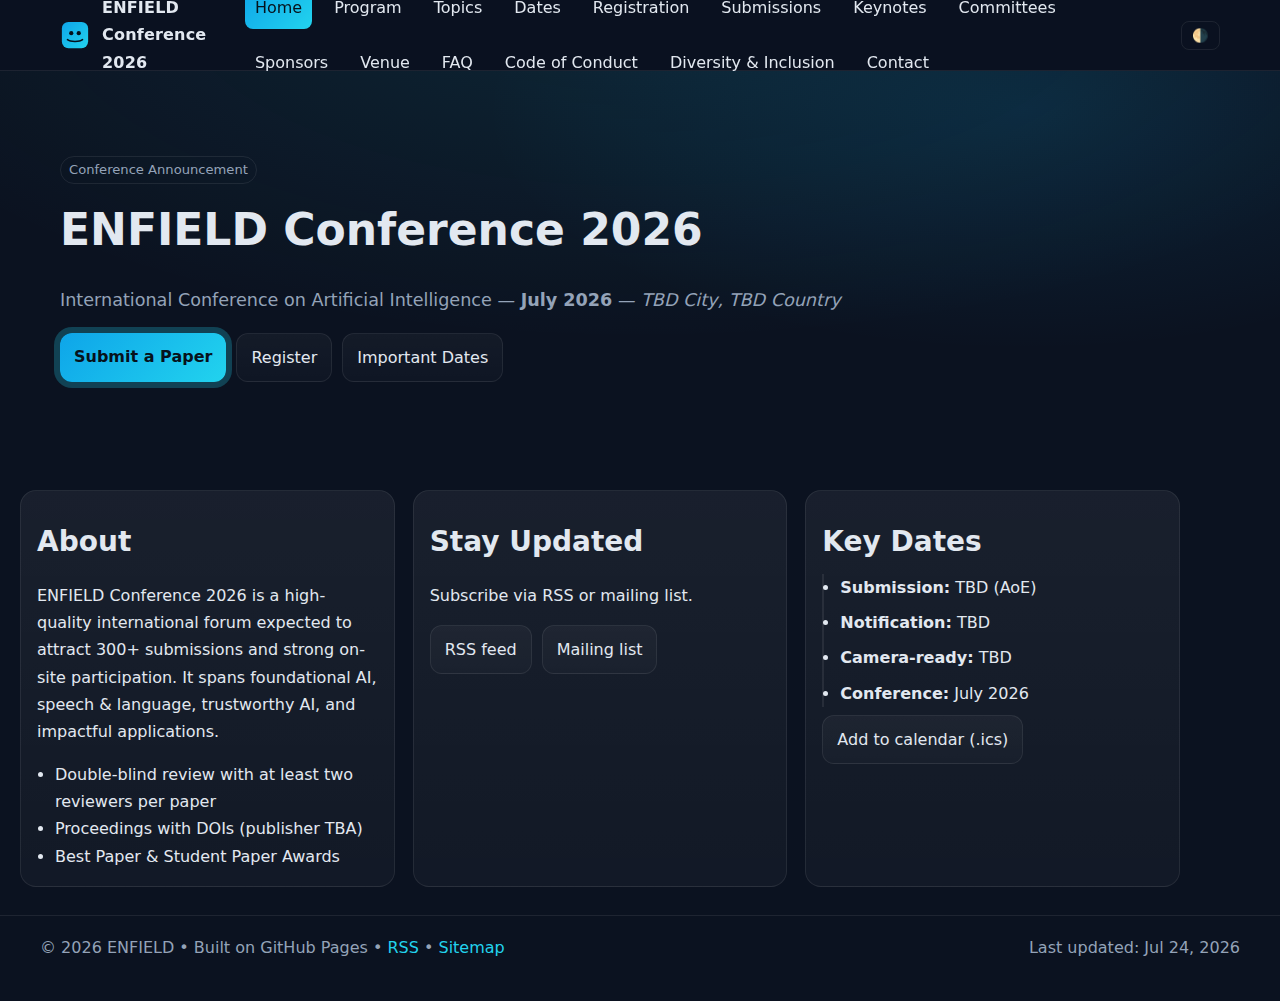
<file: index.html>
<!DOCTYPE html>
<html lang="en" data-color-scheme="dark">
<head>
  <meta charset="utf-8" />
  <meta name="viewport" content="width=device-width, initial-scale=1" />
  <title>Home — ENFIELD Conference 2026</title>
  <meta name="description" content="International Conference on Artificial Intelligence — July 2026." />
  <link rel="canonical" href="https://horizonenfield.github.io/conference2026/index.html" />
  <meta name="theme-color" content="#0ea5e9" />
  <meta name="robots" content="index,follow" />
  <meta property="og:title" content="Home — ENFIELD Conference 2026" />
  <meta property="og:description" content="International Conference on Artificial Intelligence — July 2026." />
  <meta property="og:type" content="website" />
  <meta property="og:url" content="https://horizonenfield.github.io/conference2026/index.html" />
  <meta property="og:image" content="https://horizonenfield.github.io/conference2026/assets/og.png" />
  <meta name="twitter:card" content="summary_large_image" />
  <link rel="icon" href="assets/favicon.svg" type="image/svg+xml" />
  <link rel="stylesheet" href="assets/style.css" />
  <script defer src="assets/script.js"></script>
  <script type="application/ld+json">{"@context": "https://schema.org", "@type": "ConferenceEvent", "name": "ENFIELD Conference 2026", "startDate": "2026-07-01", "endDate": "2026-07-31", "eventAttendanceMode": "https://schema.org/OfflineEventAttendanceMode", "eventStatus": "https://schema.org/EventScheduled", "location": {"@type": "Place", "name": "TBD City, TBD Country", "address": {"@type": "PostalAddress", "addressLocality": "TBD City", "addressCountry": "TBD Country"}}, "organizer": {"@type": "Organization", "name": "ENFIELD"}, "description": "International Conference on Artificial Intelligence \u2014 July 2026.", "url": "https://horizonenfield.github.io/conference2026/"}</script>
</head>
<body>
<a class="skip-link" href="#main">Skip to main content</a>
<header class="header" role="banner">
  <div class="wrap header__inner">
    <a class="brand" href="index.html" aria-label="ENFIELD Conference 2026 home">
      <img src="assets/logo.svg" alt="" class="brand__logo" />
      <span class="brand__text">ENFIELD Conference 2026</span>
    </a>
    <nav class="nav" aria-label="Primary">
      <button class="nav__toggle" aria-expanded="false" aria-controls="navMenu">Menu</button>
      <ul id="navMenu" class="nav__menu">
        <li><a data-nav href="index.html">Home</a></li>
        <li><a data-nav href="program.html">Program</a></li>
        <li><a data-nav href="topics.html">Topics</a></li>
        <li><a data-nav href="dates.html">Dates</a></li>
        <li><a data-nav href="registration.html">Registration</a></li>
        <li><a data-nav href="submissions.html">Submissions</a></li>
        <li><a data-nav href="keynotes.html">Keynotes</a></li>
        <li><a data-nav href="committees.html">Committees</a></li>
        <li><a data-nav href="sponsors.html">Sponsors</a></li>
        <li><a data-nav href="venue.html">Venue</a></li>
        <li><a data-nav href="faq.html">FAQ</a></li>
        <li><a data-nav href="conduct.html">Code of Conduct</a></li>
        <li><a data-nav href="diversity.html">Diversity & Inclusion</a></li>
        <li><a data-nav href="contact.html">Contact</a></li>
      </ul>
    </nav>
    <button class="theme" id="themeToggle" aria-label="Toggle theme">🌗</button>
  </div>
</header>
<main id="main" class="main" tabindex="-1">

<section class="hero hero--xl">
  <div class="wrap">
    <span class="pill">Conference Announcement</span>
    <h1>ENFIELD Conference 2026</h1>
    <p class="subtitle">International Conference on Artificial Intelligence — <strong>July 2026</strong> — <em>TBD City, TBD Country</em></p>
    <div class="cta-row">
      <a class="btn btn--primary" href="submissions.html">Submit a Paper</a>
      <a class="btn" href="registration.html">Register</a>
      <a class="btn" href="dates.html">Important Dates</a>
    </div>
  </div>
</section>

<section class="wrap grid grid--3">
  <article class="card">
    <h2>About</h2>
    <p>ENFIELD Conference 2026 is a high-quality international forum expected to attract 300+ submissions and strong on-site participation. It spans foundational AI, speech & language, trustworthy AI, and impactful applications.</p>
    <ul class="list">
      <li>Double-blind review with at least two reviewers per paper</li>
      <li>Proceedings with DOIs (publisher TBA)</li>
      <li>Best Paper & Student Paper Awards</li>
    </ul>
  </article>
  <article class="card">
    <h2>Stay Updated</h2>
    <p>Subscribe via RSS or mailing list.</p>
    <div class="stack">
      <a class="btn" href="feed.xml">RSS feed</a>
      <a class="btn" href="contact.html#updates">Mailing list</a>
    </div>
  </article>
  <article class="card">
    <h2>Key Dates</h2>
    <ul class="timeline">
      <li><strong>Submission:</strong> TBD (AoE)</li>
      <li><strong>Notification:</strong> TBD</li>
      <li><strong>Camera-ready:</strong> TBD</li>
      <li><strong>Conference:</strong> July 2026</li>
    </ul>
    <a class="btn" href="dates.ics">Add to calendar (.ics)</a>
  </article>
</section>
</main>
<footer class="footer" role="contentinfo">
  <div class="wrap footer__inner">
    <div>© 2026 ENFIELD • Built on GitHub Pages • <a href="feed.xml">RSS</a> • <a href="sitemap.xml">Sitemap</a></div>
    <div>Last updated: <span id="lastUpdated"></span></div>
  </div>
</footer>
</body>
</html>
</file>
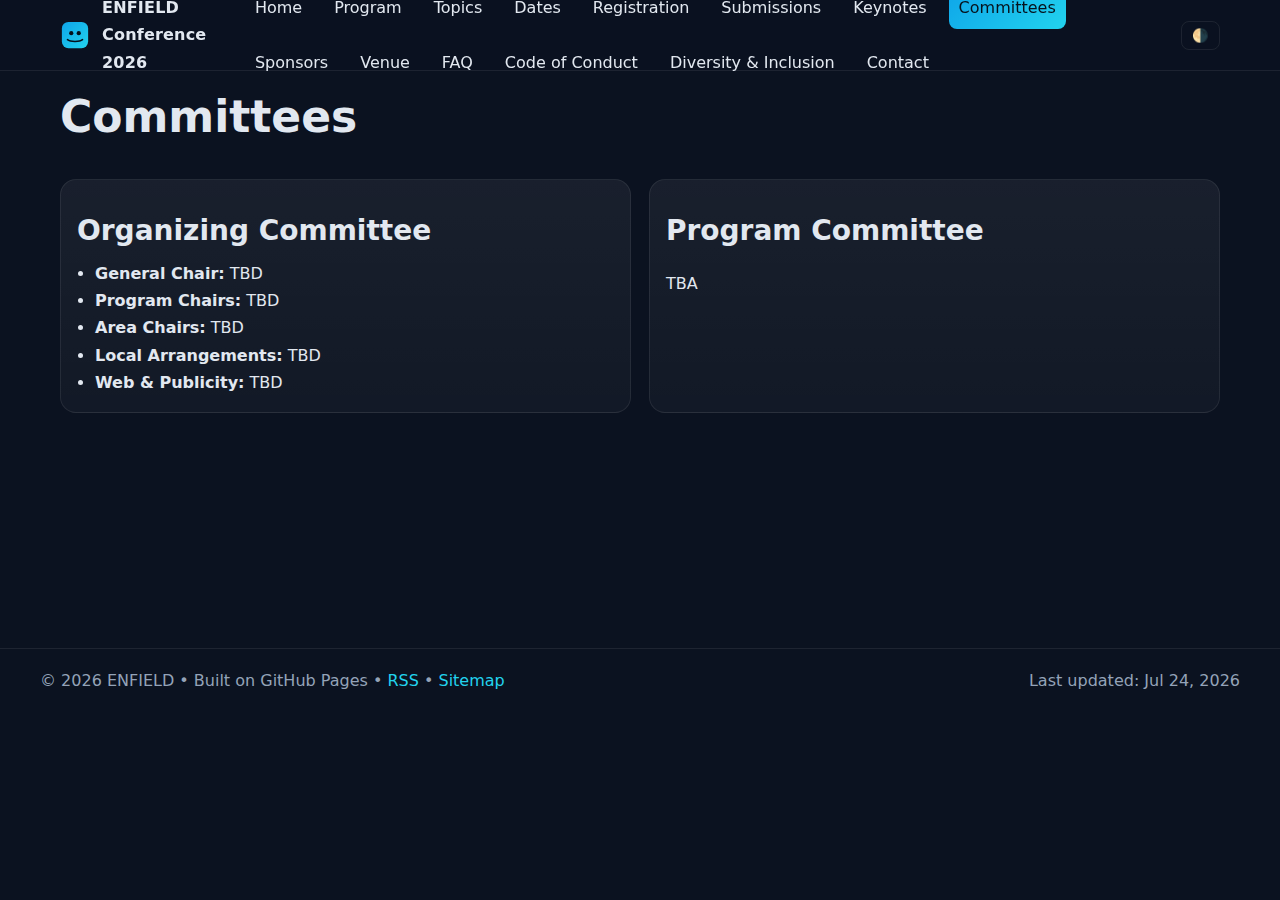
<file: committees.html>
<!DOCTYPE html>
<html lang="en" data-color-scheme="dark">
<head>
  <meta charset="utf-8" />
  <meta name="viewport" content="width=device-width, initial-scale=1" />
  <title>Committees — ENFIELD Conference 2026</title>
  <meta name="description" content="Organizing and Program Committees." />
  <link rel="canonical" href="https://horizonenfield.github.io/conference2026/committees.html" />
  <meta name="theme-color" content="#0ea5e9" />
  <meta name="robots" content="index,follow" />
  <meta property="og:title" content="Committees — ENFIELD Conference 2026" />
  <meta property="og:description" content="Organizing and Program Committees." />
  <meta property="og:type" content="website" />
  <meta property="og:url" content="https://horizonenfield.github.io/conference2026/committees.html" />
  <meta property="og:image" content="https://horizonenfield.github.io/conference2026/assets/og.png" />
  <meta name="twitter:card" content="summary_large_image" />
  <link rel="icon" href="assets/favicon.svg" type="image/svg+xml" />
  <link rel="stylesheet" href="assets/style.css" />
  <script defer src="assets/script.js"></script>
  <script type="application/ld+json">{"@context": "https://schema.org", "@type": "ConferenceEvent", "name": "ENFIELD Conference 2026", "startDate": "2026-07-01", "endDate": "2026-07-31", "eventAttendanceMode": "https://schema.org/OfflineEventAttendanceMode", "eventStatus": "https://schema.org/EventScheduled", "location": {"@type": "Place", "name": "TBD City, TBD Country", "address": {"@type": "PostalAddress", "addressLocality": "TBD City", "addressCountry": "TBD Country"}}, "organizer": {"@type": "Organization", "name": "ENFIELD"}, "description": "Organizing and Program Committees.", "url": "https://horizonenfield.github.io/conference2026/"}</script>
</head>
<body>
<a class="skip-link" href="#main">Skip to main content</a>
<header class="header" role="banner">
  <div class="wrap header__inner">
    <a class="brand" href="index.html" aria-label="ENFIELD Conference 2026 home">
      <img src="assets/logo.svg" alt="" class="brand__logo" />
      <span class="brand__text">ENFIELD Conference 2026</span>
    </a>
    <nav class="nav" aria-label="Primary">
      <button class="nav__toggle" aria-expanded="false" aria-controls="navMenu">Menu</button>
      <ul id="navMenu" class="nav__menu">
        <li><a data-nav href="index.html">Home</a></li>
        <li><a data-nav href="program.html">Program</a></li>
        <li><a data-nav href="topics.html">Topics</a></li>
        <li><a data-nav href="dates.html">Dates</a></li>
        <li><a data-nav href="registration.html">Registration</a></li>
        <li><a data-nav href="submissions.html">Submissions</a></li>
        <li><a data-nav href="keynotes.html">Keynotes</a></li>
        <li><a data-nav href="committees.html">Committees</a></li>
        <li><a data-nav href="sponsors.html">Sponsors</a></li>
        <li><a data-nav href="venue.html">Venue</a></li>
        <li><a data-nav href="faq.html">FAQ</a></li>
        <li><a data-nav href="conduct.html">Code of Conduct</a></li>
        <li><a data-nav href="diversity.html">Diversity & Inclusion</a></li>
        <li><a data-nav href="contact.html">Contact</a></li>
      </ul>
    </nav>
    <button class="theme" id="themeToggle" aria-label="Toggle theme">🌗</button>
  </div>
</header>
<main id="main" class="main" tabindex="-1">

<section class="wrap">
  <h1>Committees</h1>
  <div class="grid grid--2">
    <article class="card">
      <h2>Organizing Committee</h2>
      <ul class="list">
        <li><strong>General Chair:</strong> TBD</li>
        <li><strong>Program Chairs:</strong> TBD</li>
        <li><strong>Area Chairs:</strong> TBD</li>
        <li><strong>Local Arrangements:</strong> TBD</li>
        <li><strong>Web &amp; Publicity:</strong> TBD</li>
      </ul>
    </article>
    <article class="card">
      <h2>Program Committee</h2>
      <p>TBA</p>
    </article>
  </div>
</section>
</main>
<footer class="footer" role="contentinfo">
  <div class="wrap footer__inner">
    <div>© 2026 ENFIELD • Built on GitHub Pages • <a href="feed.xml">RSS</a> • <a href="sitemap.xml">Sitemap</a></div>
    <div>Last updated: <span id="lastUpdated"></span></div>
  </div>
</footer>
</body>
</html>
</file>
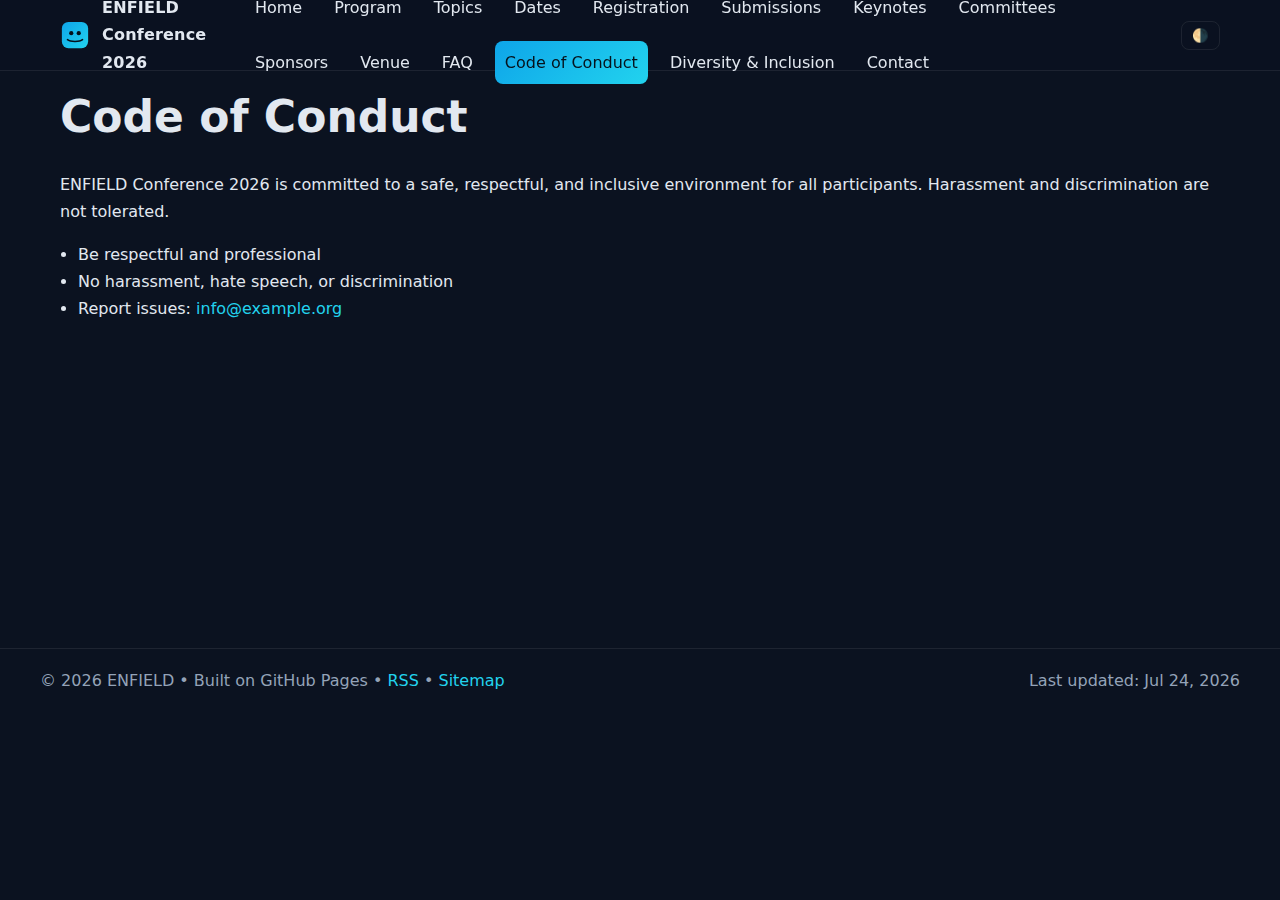
<file: conduct.html>
<!DOCTYPE html>
<html lang="en" data-color-scheme="dark">
<head>
  <meta charset="utf-8" />
  <meta name="viewport" content="width=device-width, initial-scale=1" />
  <title>Code of Conduct — ENFIELD Conference 2026</title>
  <meta name="description" content="Conference code of conduct." />
  <link rel="canonical" href="https://horizonenfield.github.io/conference2026/conduct.html" />
  <meta name="theme-color" content="#0ea5e9" />
  <meta name="robots" content="index,follow" />
  <meta property="og:title" content="Code of Conduct — ENFIELD Conference 2026" />
  <meta property="og:description" content="Conference code of conduct." />
  <meta property="og:type" content="website" />
  <meta property="og:url" content="https://horizonenfield.github.io/conference2026/conduct.html" />
  <meta property="og:image" content="https://horizonenfield.github.io/conference2026/assets/og.png" />
  <meta name="twitter:card" content="summary_large_image" />
  <link rel="icon" href="assets/favicon.svg" type="image/svg+xml" />
  <link rel="stylesheet" href="assets/style.css" />
  <script defer src="assets/script.js"></script>
  <script type="application/ld+json">{"@context": "https://schema.org", "@type": "ConferenceEvent", "name": "ENFIELD Conference 2026", "startDate": "2026-07-01", "endDate": "2026-07-31", "eventAttendanceMode": "https://schema.org/OfflineEventAttendanceMode", "eventStatus": "https://schema.org/EventScheduled", "location": {"@type": "Place", "name": "TBD City, TBD Country", "address": {"@type": "PostalAddress", "addressLocality": "TBD City", "addressCountry": "TBD Country"}}, "organizer": {"@type": "Organization", "name": "ENFIELD"}, "description": "Conference code of conduct.", "url": "https://horizonenfield.github.io/conference2026/"}</script>
</head>
<body>
<a class="skip-link" href="#main">Skip to main content</a>
<header class="header" role="banner">
  <div class="wrap header__inner">
    <a class="brand" href="index.html" aria-label="ENFIELD Conference 2026 home">
      <img src="assets/logo.svg" alt="" class="brand__logo" />
      <span class="brand__text">ENFIELD Conference 2026</span>
    </a>
    <nav class="nav" aria-label="Primary">
      <button class="nav__toggle" aria-expanded="false" aria-controls="navMenu">Menu</button>
      <ul id="navMenu" class="nav__menu">
        <li><a data-nav href="index.html">Home</a></li>
        <li><a data-nav href="program.html">Program</a></li>
        <li><a data-nav href="topics.html">Topics</a></li>
        <li><a data-nav href="dates.html">Dates</a></li>
        <li><a data-nav href="registration.html">Registration</a></li>
        <li><a data-nav href="submissions.html">Submissions</a></li>
        <li><a data-nav href="keynotes.html">Keynotes</a></li>
        <li><a data-nav href="committees.html">Committees</a></li>
        <li><a data-nav href="sponsors.html">Sponsors</a></li>
        <li><a data-nav href="venue.html">Venue</a></li>
        <li><a data-nav href="faq.html">FAQ</a></li>
        <li><a data-nav href="conduct.html">Code of Conduct</a></li>
        <li><a data-nav href="diversity.html">Diversity & Inclusion</a></li>
        <li><a data-nav href="contact.html">Contact</a></li>
      </ul>
    </nav>
    <button class="theme" id="themeToggle" aria-label="Toggle theme">🌗</button>
  </div>
</header>
<main id="main" class="main" tabindex="-1">

<section class="wrap">
  <h1>Code of Conduct</h1>
  <p>ENFIELD Conference 2026 is committed to a safe, respectful, and inclusive environment for all participants. Harassment and discrimination are not tolerated.</p>
  <ul class="list">
    <li>Be respectful and professional</li>
    <li>No harassment, hate speech, or discrimination</li>
    <li>Report issues: <a href="mailto:info@example.org">info@example.org</a></li>
  </ul>
</section>
</main>
<footer class="footer" role="contentinfo">
  <div class="wrap footer__inner">
    <div>© 2026 ENFIELD • Built on GitHub Pages • <a href="feed.xml">RSS</a> • <a href="sitemap.xml">Sitemap</a></div>
    <div>Last updated: <span id="lastUpdated"></span></div>
  </div>
</footer>
</body>
</html>
</file>
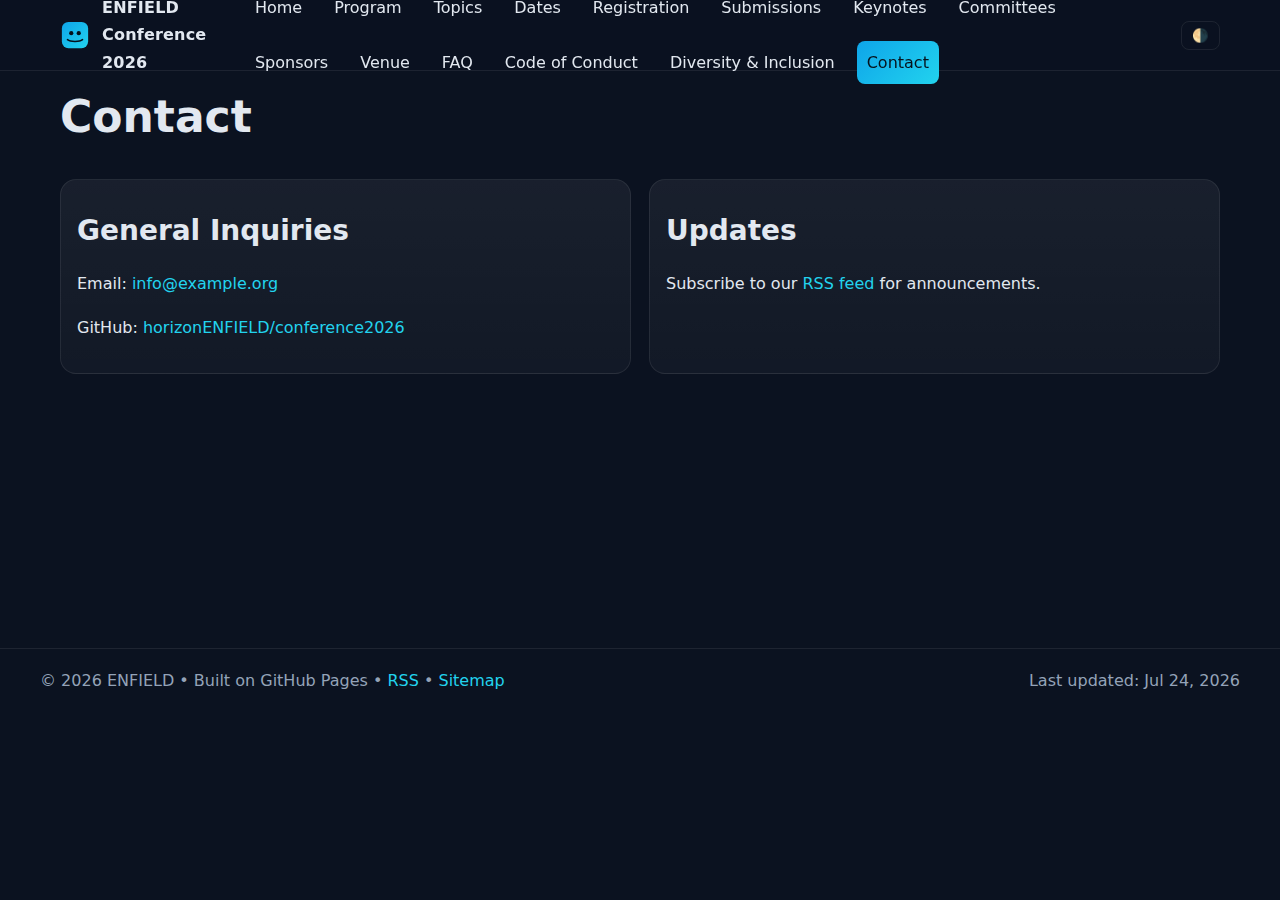
<file: contact.html>
<!DOCTYPE html>
<html lang="en" data-color-scheme="dark">
<head>
  <meta charset="utf-8" />
  <meta name="viewport" content="width=device-width, initial-scale=1" />
  <title>Contact — ENFIELD Conference 2026</title>
  <meta name="description" content="How to reach the organizers and subscribe for updates." />
  <link rel="canonical" href="https://horizonenfield.github.io/conference2026/contact.html" />
  <meta name="theme-color" content="#0ea5e9" />
  <meta name="robots" content="index,follow" />
  <meta property="og:title" content="Contact — ENFIELD Conference 2026" />
  <meta property="og:description" content="How to reach the organizers and subscribe for updates." />
  <meta property="og:type" content="website" />
  <meta property="og:url" content="https://horizonenfield.github.io/conference2026/contact.html" />
  <meta property="og:image" content="https://horizonenfield.github.io/conference2026/assets/og.png" />
  <meta name="twitter:card" content="summary_large_image" />
  <link rel="icon" href="assets/favicon.svg" type="image/svg+xml" />
  <link rel="stylesheet" href="assets/style.css" />
  <script defer src="assets/script.js"></script>
  <script type="application/ld+json">{"@context": "https://schema.org", "@type": "ConferenceEvent", "name": "ENFIELD Conference 2026", "startDate": "2026-07-01", "endDate": "2026-07-31", "eventAttendanceMode": "https://schema.org/OfflineEventAttendanceMode", "eventStatus": "https://schema.org/EventScheduled", "location": {"@type": "Place", "name": "TBD City, TBD Country", "address": {"@type": "PostalAddress", "addressLocality": "TBD City", "addressCountry": "TBD Country"}}, "organizer": {"@type": "Organization", "name": "ENFIELD"}, "description": "How to reach the organizers and subscribe for updates.", "url": "https://horizonenfield.github.io/conference2026/"}</script>
</head>
<body>
<a class="skip-link" href="#main">Skip to main content</a>
<header class="header" role="banner">
  <div class="wrap header__inner">
    <a class="brand" href="index.html" aria-label="ENFIELD Conference 2026 home">
      <img src="assets/logo.svg" alt="" class="brand__logo" />
      <span class="brand__text">ENFIELD Conference 2026</span>
    </a>
    <nav class="nav" aria-label="Primary">
      <button class="nav__toggle" aria-expanded="false" aria-controls="navMenu">Menu</button>
      <ul id="navMenu" class="nav__menu">
        <li><a data-nav href="index.html">Home</a></li>
        <li><a data-nav href="program.html">Program</a></li>
        <li><a data-nav href="topics.html">Topics</a></li>
        <li><a data-nav href="dates.html">Dates</a></li>
        <li><a data-nav href="registration.html">Registration</a></li>
        <li><a data-nav href="submissions.html">Submissions</a></li>
        <li><a data-nav href="keynotes.html">Keynotes</a></li>
        <li><a data-nav href="committees.html">Committees</a></li>
        <li><a data-nav href="sponsors.html">Sponsors</a></li>
        <li><a data-nav href="venue.html">Venue</a></li>
        <li><a data-nav href="faq.html">FAQ</a></li>
        <li><a data-nav href="conduct.html">Code of Conduct</a></li>
        <li><a data-nav href="diversity.html">Diversity & Inclusion</a></li>
        <li><a data-nav href="contact.html">Contact</a></li>
      </ul>
    </nav>
    <button class="theme" id="themeToggle" aria-label="Toggle theme">🌗</button>
  </div>
</header>
<main id="main" class="main" tabindex="-1">

<section class="wrap">
  <h1>Contact</h1>
  <div class="grid grid--2">
    <article class="card">
      <h2>General Inquiries</h2>
      <p>Email: <a href="mailto:info@example.org">info@example.org</a></p>
      <p>GitHub: <a href="https://github.com/horizonENFIELD/conference2026" target="_blank" rel="noopener">horizonENFIELD/conference2026</a></p>
    </article>
    <article class="card" id="updates">
      <h2>Updates</h2>
      <p>Subscribe to our <a href="feed.xml">RSS feed</a> for announcements.</p>
    </article>
  </div>
</section>
</main>
<footer class="footer" role="contentinfo">
  <div class="wrap footer__inner">
    <div>© 2026 ENFIELD • Built on GitHub Pages • <a href="feed.xml">RSS</a> • <a href="sitemap.xml">Sitemap</a></div>
    <div>Last updated: <span id="lastUpdated"></span></div>
  </div>
</footer>
</body>
</html>
</file>
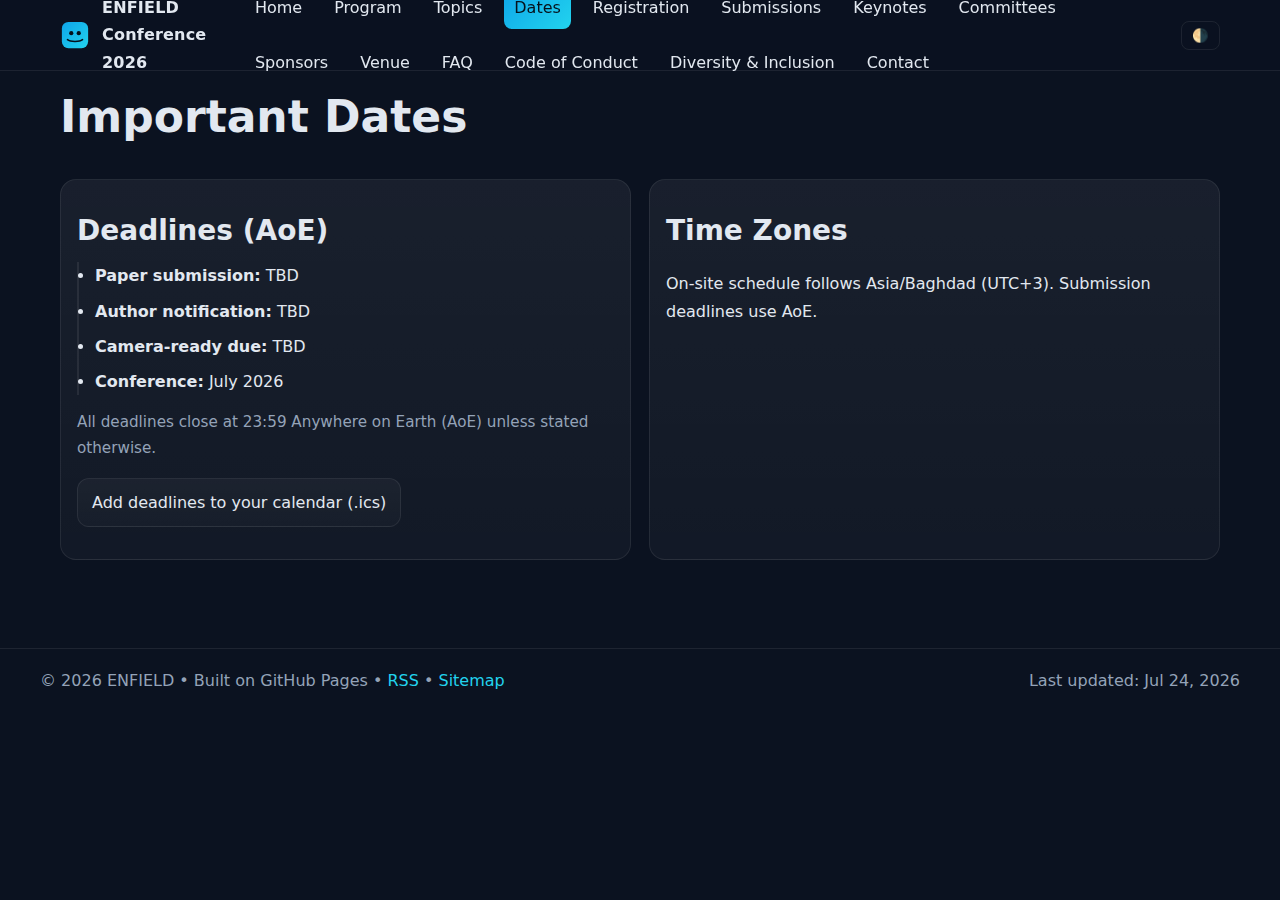
<file: dates.html>
<!DOCTYPE html>
<html lang="en" data-color-scheme="dark">
<head>
  <meta charset="utf-8" />
  <meta name="viewport" content="width=device-width, initial-scale=1" />
  <title>Important Dates — ENFIELD Conference 2026</title>
  <meta name="description" content="Deadlines and timezone info." />
  <link rel="canonical" href="https://horizonenfield.github.io/conference2026/dates.html" />
  <meta name="theme-color" content="#0ea5e9" />
  <meta name="robots" content="index,follow" />
  <meta property="og:title" content="Important Dates — ENFIELD Conference 2026" />
  <meta property="og:description" content="Deadlines and timezone info." />
  <meta property="og:type" content="website" />
  <meta property="og:url" content="https://horizonenfield.github.io/conference2026/dates.html" />
  <meta property="og:image" content="https://horizonenfield.github.io/conference2026/assets/og.png" />
  <meta name="twitter:card" content="summary_large_image" />
  <link rel="icon" href="assets/favicon.svg" type="image/svg+xml" />
  <link rel="stylesheet" href="assets/style.css" />
  <script defer src="assets/script.js"></script>
  <script type="application/ld+json">{"@context": "https://schema.org", "@type": "ConferenceEvent", "name": "ENFIELD Conference 2026", "startDate": "2026-07-01", "endDate": "2026-07-31", "eventAttendanceMode": "https://schema.org/OfflineEventAttendanceMode", "eventStatus": "https://schema.org/EventScheduled", "location": {"@type": "Place", "name": "TBD City, TBD Country", "address": {"@type": "PostalAddress", "addressLocality": "TBD City", "addressCountry": "TBD Country"}}, "organizer": {"@type": "Organization", "name": "ENFIELD"}, "description": "Deadlines and timezone info.", "url": "https://horizonenfield.github.io/conference2026/"}</script>
</head>
<body>
<a class="skip-link" href="#main">Skip to main content</a>
<header class="header" role="banner">
  <div class="wrap header__inner">
    <a class="brand" href="index.html" aria-label="ENFIELD Conference 2026 home">
      <img src="assets/logo.svg" alt="" class="brand__logo" />
      <span class="brand__text">ENFIELD Conference 2026</span>
    </a>
    <nav class="nav" aria-label="Primary">
      <button class="nav__toggle" aria-expanded="false" aria-controls="navMenu">Menu</button>
      <ul id="navMenu" class="nav__menu">
        <li><a data-nav href="index.html">Home</a></li>
        <li><a data-nav href="program.html">Program</a></li>
        <li><a data-nav href="topics.html">Topics</a></li>
        <li><a data-nav href="dates.html">Dates</a></li>
        <li><a data-nav href="registration.html">Registration</a></li>
        <li><a data-nav href="submissions.html">Submissions</a></li>
        <li><a data-nav href="keynotes.html">Keynotes</a></li>
        <li><a data-nav href="committees.html">Committees</a></li>
        <li><a data-nav href="sponsors.html">Sponsors</a></li>
        <li><a data-nav href="venue.html">Venue</a></li>
        <li><a data-nav href="faq.html">FAQ</a></li>
        <li><a data-nav href="conduct.html">Code of Conduct</a></li>
        <li><a data-nav href="diversity.html">Diversity & Inclusion</a></li>
        <li><a data-nav href="contact.html">Contact</a></li>
      </ul>
    </nav>
    <button class="theme" id="themeToggle" aria-label="Toggle theme">🌗</button>
  </div>
</header>
<main id="main" class="main" tabindex="-1">

<section class="wrap">
  <h1>Important Dates</h1>
  <div class="grid grid--2">
    <article class="card">
      <h2>Deadlines (AoE)</h2>
      <ul class="timeline">
        <li><strong>Paper submission:</strong> TBD</li>
        <li><strong>Author notification:</strong> TBD</li>
        <li><strong>Camera-ready due:</strong> TBD</li>
        <li><strong>Conference:</strong> July 2026</li>
      </ul>
      <p class="note">All deadlines close at 23:59 Anywhere on Earth (AoE) unless stated otherwise.</p>
      <p><a class="btn" href="dates.ics">Add deadlines to your calendar (.ics)</a></p>
    </article>
    <article class="card">
      <h2>Time Zones</h2>
      <p>On-site schedule follows Asia/Baghdad (UTC+3). Submission deadlines use AoE.</p>
    </article>
  </div>
</section>
</main>
<footer class="footer" role="contentinfo">
  <div class="wrap footer__inner">
    <div>© 2026 ENFIELD • Built on GitHub Pages • <a href="feed.xml">RSS</a> • <a href="sitemap.xml">Sitemap</a></div>
    <div>Last updated: <span id="lastUpdated"></span></div>
  </div>
</footer>
</body>
</html>
</file>
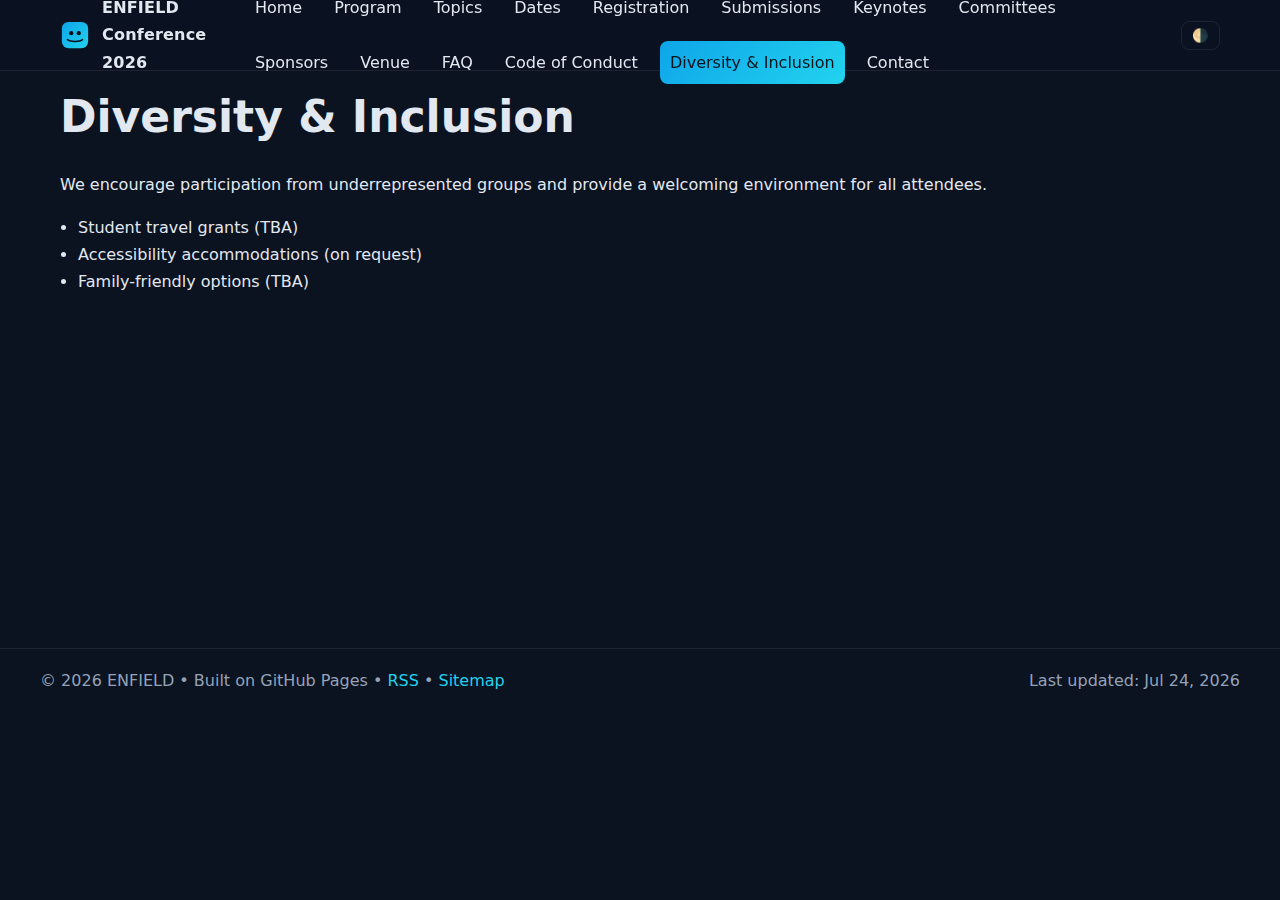
<file: diversity.html>
<!DOCTYPE html>
<html lang="en" data-color-scheme="dark">
<head>
  <meta charset="utf-8" />
  <meta name="viewport" content="width=device-width, initial-scale=1" />
  <title>Diversity & Inclusion — ENFIELD Conference 2026</title>
  <meta name="description" content="Participation and accessibility." />
  <link rel="canonical" href="https://horizonenfield.github.io/conference2026/diversity.html" />
  <meta name="theme-color" content="#0ea5e9" />
  <meta name="robots" content="index,follow" />
  <meta property="og:title" content="Diversity & Inclusion — ENFIELD Conference 2026" />
  <meta property="og:description" content="Participation and accessibility." />
  <meta property="og:type" content="website" />
  <meta property="og:url" content="https://horizonenfield.github.io/conference2026/diversity.html" />
  <meta property="og:image" content="https://horizonenfield.github.io/conference2026/assets/og.png" />
  <meta name="twitter:card" content="summary_large_image" />
  <link rel="icon" href="assets/favicon.svg" type="image/svg+xml" />
  <link rel="stylesheet" href="assets/style.css" />
  <script defer src="assets/script.js"></script>
  <script type="application/ld+json">{"@context": "https://schema.org", "@type": "ConferenceEvent", "name": "ENFIELD Conference 2026", "startDate": "2026-07-01", "endDate": "2026-07-31", "eventAttendanceMode": "https://schema.org/OfflineEventAttendanceMode", "eventStatus": "https://schema.org/EventScheduled", "location": {"@type": "Place", "name": "TBD City, TBD Country", "address": {"@type": "PostalAddress", "addressLocality": "TBD City", "addressCountry": "TBD Country"}}, "organizer": {"@type": "Organization", "name": "ENFIELD"}, "description": "Participation and accessibility.", "url": "https://horizonenfield.github.io/conference2026/"}</script>
</head>
<body>
<a class="skip-link" href="#main">Skip to main content</a>
<header class="header" role="banner">
  <div class="wrap header__inner">
    <a class="brand" href="index.html" aria-label="ENFIELD Conference 2026 home">
      <img src="assets/logo.svg" alt="" class="brand__logo" />
      <span class="brand__text">ENFIELD Conference 2026</span>
    </a>
    <nav class="nav" aria-label="Primary">
      <button class="nav__toggle" aria-expanded="false" aria-controls="navMenu">Menu</button>
      <ul id="navMenu" class="nav__menu">
        <li><a data-nav href="index.html">Home</a></li>
        <li><a data-nav href="program.html">Program</a></li>
        <li><a data-nav href="topics.html">Topics</a></li>
        <li><a data-nav href="dates.html">Dates</a></li>
        <li><a data-nav href="registration.html">Registration</a></li>
        <li><a data-nav href="submissions.html">Submissions</a></li>
        <li><a data-nav href="keynotes.html">Keynotes</a></li>
        <li><a data-nav href="committees.html">Committees</a></li>
        <li><a data-nav href="sponsors.html">Sponsors</a></li>
        <li><a data-nav href="venue.html">Venue</a></li>
        <li><a data-nav href="faq.html">FAQ</a></li>
        <li><a data-nav href="conduct.html">Code of Conduct</a></li>
        <li><a data-nav href="diversity.html">Diversity & Inclusion</a></li>
        <li><a data-nav href="contact.html">Contact</a></li>
      </ul>
    </nav>
    <button class="theme" id="themeToggle" aria-label="Toggle theme">🌗</button>
  </div>
</header>
<main id="main" class="main" tabindex="-1">

<section class="wrap">
  <h1>Diversity &amp; Inclusion</h1>
  <p>We encourage participation from underrepresented groups and provide a welcoming environment for all attendees.</p>
  <ul class="list">
    <li>Student travel grants (TBA)</li>
    <li>Accessibility accommodations (on request)</li>
    <li>Family-friendly options (TBA)</li>
  </ul>
</section>
</main>
<footer class="footer" role="contentinfo">
  <div class="wrap footer__inner">
    <div>© 2026 ENFIELD • Built on GitHub Pages • <a href="feed.xml">RSS</a> • <a href="sitemap.xml">Sitemap</a></div>
    <div>Last updated: <span id="lastUpdated"></span></div>
  </div>
</footer>
</body>
</html>
</file>
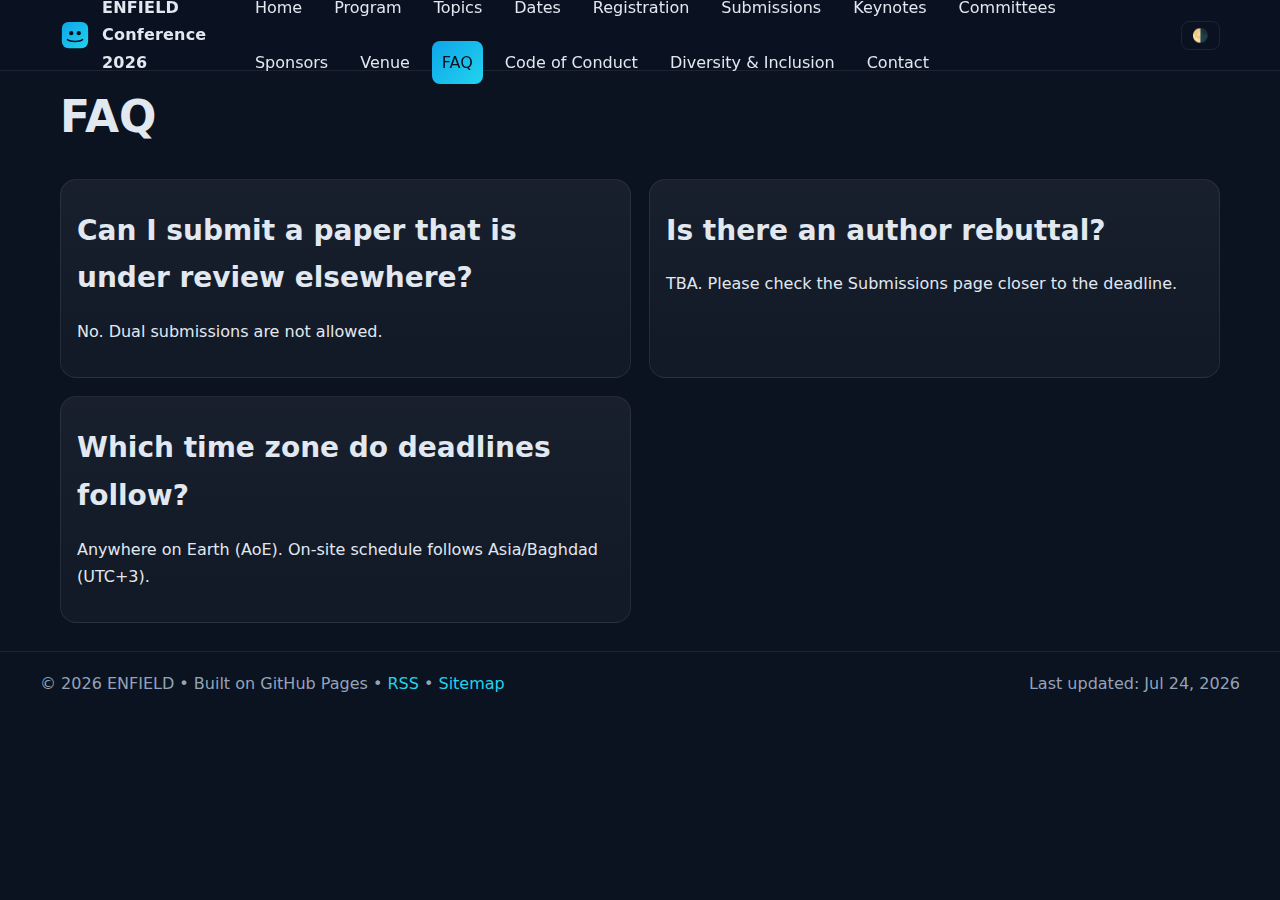
<file: faq.html>
<!DOCTYPE html>
<html lang="en" data-color-scheme="dark">
<head>
  <meta charset="utf-8" />
  <meta name="viewport" content="width=device-width, initial-scale=1" />
  <title>FAQ — ENFIELD Conference 2026</title>
  <meta name="description" content="Frequently asked questions." />
  <link rel="canonical" href="https://horizonenfield.github.io/conference2026/faq.html" />
  <meta name="theme-color" content="#0ea5e9" />
  <meta name="robots" content="index,follow" />
  <meta property="og:title" content="FAQ — ENFIELD Conference 2026" />
  <meta property="og:description" content="Frequently asked questions." />
  <meta property="og:type" content="website" />
  <meta property="og:url" content="https://horizonenfield.github.io/conference2026/faq.html" />
  <meta property="og:image" content="https://horizonenfield.github.io/conference2026/assets/og.png" />
  <meta name="twitter:card" content="summary_large_image" />
  <link rel="icon" href="assets/favicon.svg" type="image/svg+xml" />
  <link rel="stylesheet" href="assets/style.css" />
  <script defer src="assets/script.js"></script>
  <script type="application/ld+json">{"@context": "https://schema.org", "@type": "ConferenceEvent", "name": "ENFIELD Conference 2026", "startDate": "2026-07-01", "endDate": "2026-07-31", "eventAttendanceMode": "https://schema.org/OfflineEventAttendanceMode", "eventStatus": "https://schema.org/EventScheduled", "location": {"@type": "Place", "name": "TBD City, TBD Country", "address": {"@type": "PostalAddress", "addressLocality": "TBD City", "addressCountry": "TBD Country"}}, "organizer": {"@type": "Organization", "name": "ENFIELD"}, "description": "Frequently asked questions.", "url": "https://horizonenfield.github.io/conference2026/"}</script>
</head>
<body>
<a class="skip-link" href="#main">Skip to main content</a>
<header class="header" role="banner">
  <div class="wrap header__inner">
    <a class="brand" href="index.html" aria-label="ENFIELD Conference 2026 home">
      <img src="assets/logo.svg" alt="" class="brand__logo" />
      <span class="brand__text">ENFIELD Conference 2026</span>
    </a>
    <nav class="nav" aria-label="Primary">
      <button class="nav__toggle" aria-expanded="false" aria-controls="navMenu">Menu</button>
      <ul id="navMenu" class="nav__menu">
        <li><a data-nav href="index.html">Home</a></li>
        <li><a data-nav href="program.html">Program</a></li>
        <li><a data-nav href="topics.html">Topics</a></li>
        <li><a data-nav href="dates.html">Dates</a></li>
        <li><a data-nav href="registration.html">Registration</a></li>
        <li><a data-nav href="submissions.html">Submissions</a></li>
        <li><a data-nav href="keynotes.html">Keynotes</a></li>
        <li><a data-nav href="committees.html">Committees</a></li>
        <li><a data-nav href="sponsors.html">Sponsors</a></li>
        <li><a data-nav href="venue.html">Venue</a></li>
        <li><a data-nav href="faq.html">FAQ</a></li>
        <li><a data-nav href="conduct.html">Code of Conduct</a></li>
        <li><a data-nav href="diversity.html">Diversity & Inclusion</a></li>
        <li><a data-nav href="contact.html">Contact</a></li>
      </ul>
    </nav>
    <button class="theme" id="themeToggle" aria-label="Toggle theme">🌗</button>
  </div>
</header>
<main id="main" class="main" tabindex="-1">

<section class="wrap">
  <h1>FAQ</h1>
  <div class="grid grid--2">
    <article class="card">
      <h2>Can I submit a paper that is under review elsewhere?</h2>
      <p>No. Dual submissions are not allowed.</p>
    </article>
    <article class="card">
      <h2>Is there an author rebuttal?</h2>
      <p>TBA. Please check the Submissions page closer to the deadline.</p>
    </article>
    <article class="card">
      <h2>Which time zone do deadlines follow?</h2>
      <p>Anywhere on Earth (AoE). On-site schedule follows Asia/Baghdad (UTC+3).</p>
    </article>
  </div>
</section>
</main>
<footer class="footer" role="contentinfo">
  <div class="wrap footer__inner">
    <div>© 2026 ENFIELD • Built on GitHub Pages • <a href="feed.xml">RSS</a> • <a href="sitemap.xml">Sitemap</a></div>
    <div>Last updated: <span id="lastUpdated"></span></div>
  </div>
</footer>
</body>
</html>
</file>
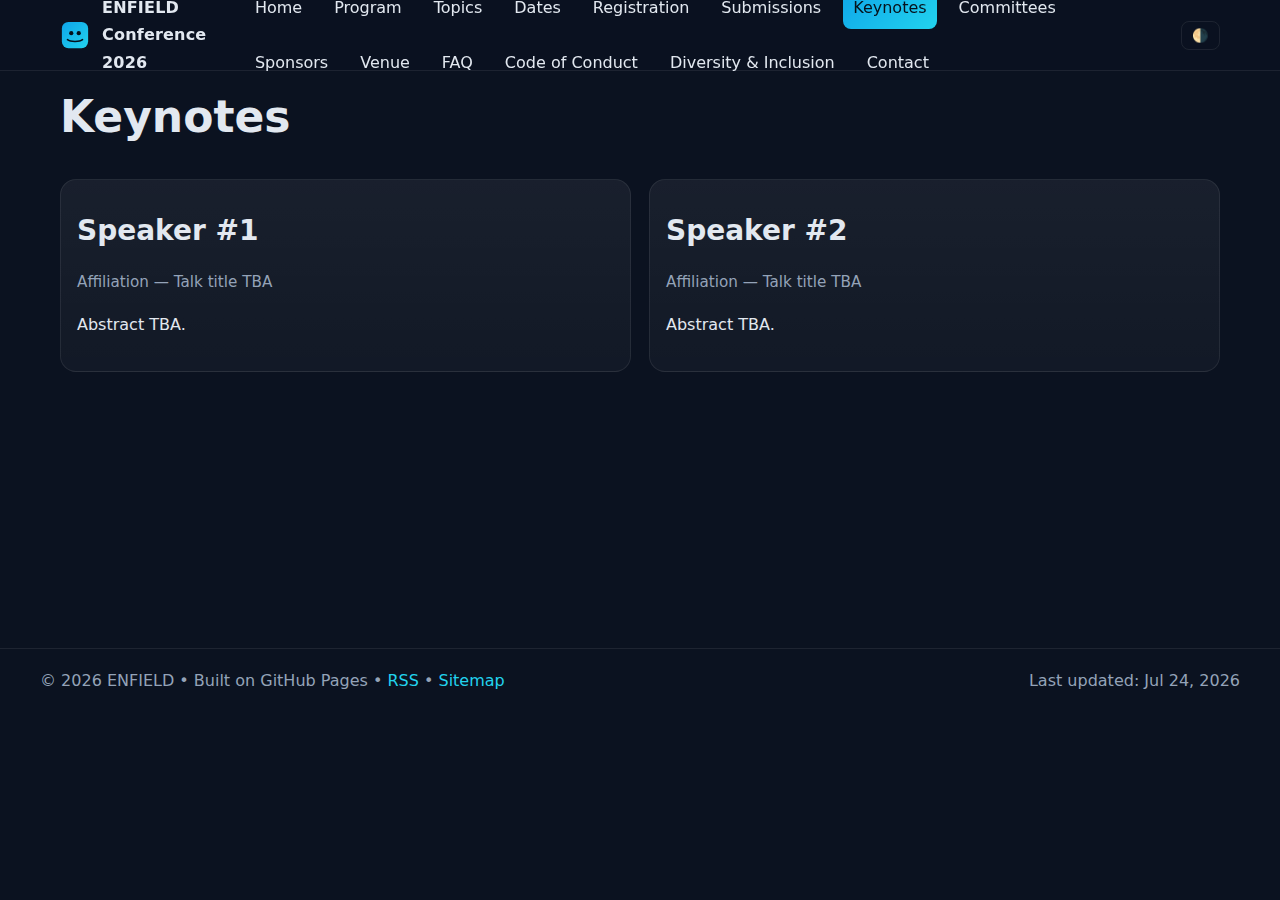
<file: keynotes.html>
<!DOCTYPE html>
<html lang="en" data-color-scheme="dark">
<head>
  <meta charset="utf-8" />
  <meta name="viewport" content="width=device-width, initial-scale=1" />
  <title>Keynotes — ENFIELD Conference 2026</title>
  <meta name="description" content="Keynote speakers and abstracts." />
  <link rel="canonical" href="https://horizonenfield.github.io/conference2026/keynotes.html" />
  <meta name="theme-color" content="#0ea5e9" />
  <meta name="robots" content="index,follow" />
  <meta property="og:title" content="Keynotes — ENFIELD Conference 2026" />
  <meta property="og:description" content="Keynote speakers and abstracts." />
  <meta property="og:type" content="website" />
  <meta property="og:url" content="https://horizonenfield.github.io/conference2026/keynotes.html" />
  <meta property="og:image" content="https://horizonenfield.github.io/conference2026/assets/og.png" />
  <meta name="twitter:card" content="summary_large_image" />
  <link rel="icon" href="assets/favicon.svg" type="image/svg+xml" />
  <link rel="stylesheet" href="assets/style.css" />
  <script defer src="assets/script.js"></script>
  <script type="application/ld+json">{"@context": "https://schema.org", "@type": "ConferenceEvent", "name": "ENFIELD Conference 2026", "startDate": "2026-07-01", "endDate": "2026-07-31", "eventAttendanceMode": "https://schema.org/OfflineEventAttendanceMode", "eventStatus": "https://schema.org/EventScheduled", "location": {"@type": "Place", "name": "TBD City, TBD Country", "address": {"@type": "PostalAddress", "addressLocality": "TBD City", "addressCountry": "TBD Country"}}, "organizer": {"@type": "Organization", "name": "ENFIELD"}, "description": "Keynote speakers and abstracts.", "url": "https://horizonenfield.github.io/conference2026/"}</script>
</head>
<body>
<a class="skip-link" href="#main">Skip to main content</a>
<header class="header" role="banner">
  <div class="wrap header__inner">
    <a class="brand" href="index.html" aria-label="ENFIELD Conference 2026 home">
      <img src="assets/logo.svg" alt="" class="brand__logo" />
      <span class="brand__text">ENFIELD Conference 2026</span>
    </a>
    <nav class="nav" aria-label="Primary">
      <button class="nav__toggle" aria-expanded="false" aria-controls="navMenu">Menu</button>
      <ul id="navMenu" class="nav__menu">
        <li><a data-nav href="index.html">Home</a></li>
        <li><a data-nav href="program.html">Program</a></li>
        <li><a data-nav href="topics.html">Topics</a></li>
        <li><a data-nav href="dates.html">Dates</a></li>
        <li><a data-nav href="registration.html">Registration</a></li>
        <li><a data-nav href="submissions.html">Submissions</a></li>
        <li><a data-nav href="keynotes.html">Keynotes</a></li>
        <li><a data-nav href="committees.html">Committees</a></li>
        <li><a data-nav href="sponsors.html">Sponsors</a></li>
        <li><a data-nav href="venue.html">Venue</a></li>
        <li><a data-nav href="faq.html">FAQ</a></li>
        <li><a data-nav href="conduct.html">Code of Conduct</a></li>
        <li><a data-nav href="diversity.html">Diversity & Inclusion</a></li>
        <li><a data-nav href="contact.html">Contact</a></li>
      </ul>
    </nav>
    <button class="theme" id="themeToggle" aria-label="Toggle theme">🌗</button>
  </div>
</header>
<main id="main" class="main" tabindex="-1">

<section class="wrap">
  <h1>Keynotes</h1>
  <div class="grid grid--2">
    <article class="card">
      <h2>Speaker #1</h2>
      <p class="note">Affiliation — Talk title TBA</p>
      <p>Abstract TBA.</p>
    </article>
    <article class="card">
      <h2>Speaker #2</h2>
      <p class="note">Affiliation — Talk title TBA</p>
      <p>Abstract TBA.</p>
    </article>
  </div>
</section>
</main>
<footer class="footer" role="contentinfo">
  <div class="wrap footer__inner">
    <div>© 2026 ENFIELD • Built on GitHub Pages • <a href="feed.xml">RSS</a> • <a href="sitemap.xml">Sitemap</a></div>
    <div>Last updated: <span id="lastUpdated"></span></div>
  </div>
</footer>
</body>
</html>
</file>
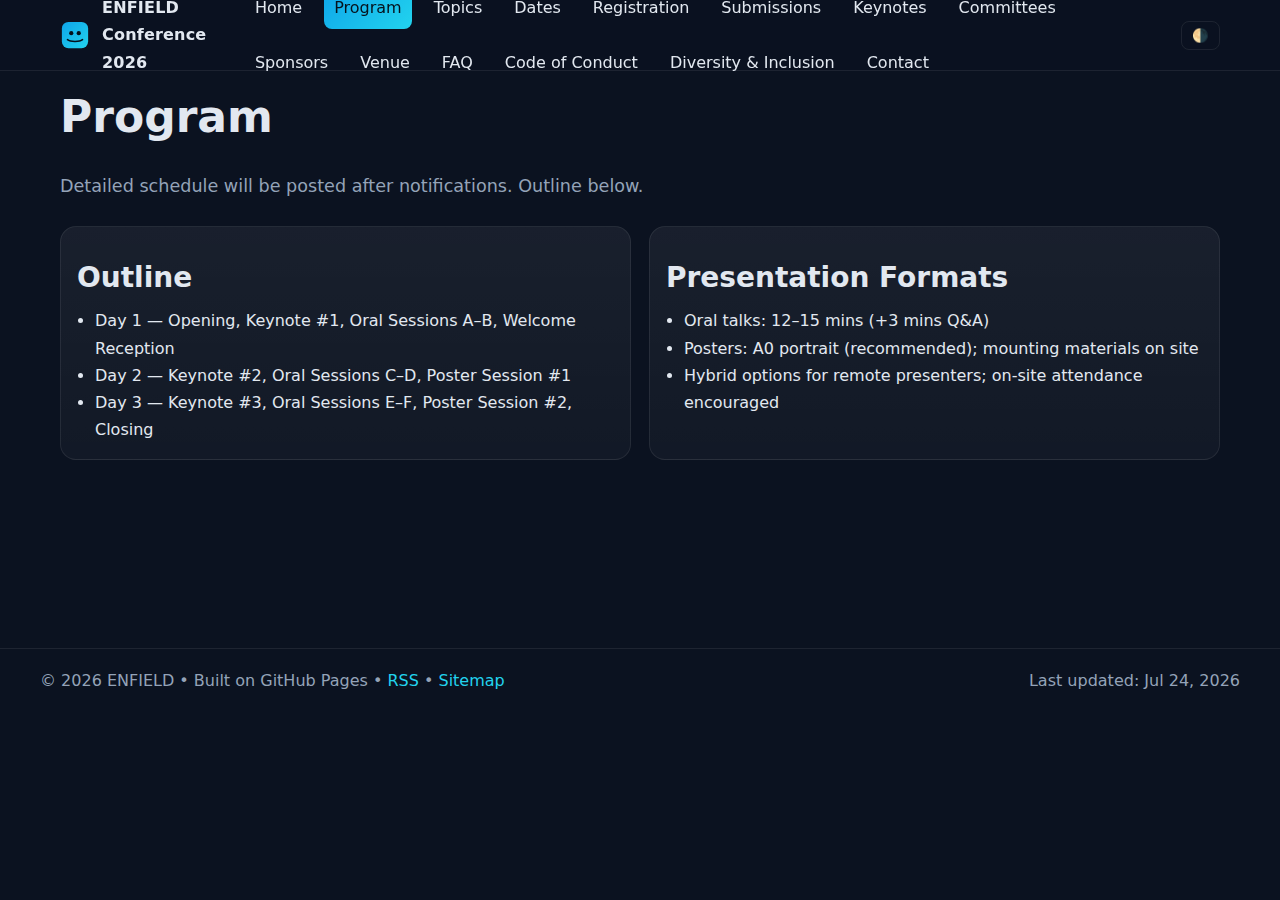
<file: program.html>
<!DOCTYPE html>
<html lang="en" data-color-scheme="dark">
<head>
  <meta charset="utf-8" />
  <meta name="viewport" content="width=device-width, initial-scale=1" />
  <title>Program — ENFIELD Conference 2026</title>
  <meta name="description" content="Conference program outline and formats." />
  <link rel="canonical" href="https://horizonenfield.github.io/conference2026/program.html" />
  <meta name="theme-color" content="#0ea5e9" />
  <meta name="robots" content="index,follow" />
  <meta property="og:title" content="Program — ENFIELD Conference 2026" />
  <meta property="og:description" content="Conference program outline and formats." />
  <meta property="og:type" content="website" />
  <meta property="og:url" content="https://horizonenfield.github.io/conference2026/program.html" />
  <meta property="og:image" content="https://horizonenfield.github.io/conference2026/assets/og.png" />
  <meta name="twitter:card" content="summary_large_image" />
  <link rel="icon" href="assets/favicon.svg" type="image/svg+xml" />
  <link rel="stylesheet" href="assets/style.css" />
  <script defer src="assets/script.js"></script>
  <script type="application/ld+json">{"@context": "https://schema.org", "@type": "ConferenceEvent", "name": "ENFIELD Conference 2026", "startDate": "2026-07-01", "endDate": "2026-07-31", "eventAttendanceMode": "https://schema.org/OfflineEventAttendanceMode", "eventStatus": "https://schema.org/EventScheduled", "location": {"@type": "Place", "name": "TBD City, TBD Country", "address": {"@type": "PostalAddress", "addressLocality": "TBD City", "addressCountry": "TBD Country"}}, "organizer": {"@type": "Organization", "name": "ENFIELD"}, "description": "Conference program outline and formats.", "url": "https://horizonenfield.github.io/conference2026/"}</script>
</head>
<body>
<a class="skip-link" href="#main">Skip to main content</a>
<header class="header" role="banner">
  <div class="wrap header__inner">
    <a class="brand" href="index.html" aria-label="ENFIELD Conference 2026 home">
      <img src="assets/logo.svg" alt="" class="brand__logo" />
      <span class="brand__text">ENFIELD Conference 2026</span>
    </a>
    <nav class="nav" aria-label="Primary">
      <button class="nav__toggle" aria-expanded="false" aria-controls="navMenu">Menu</button>
      <ul id="navMenu" class="nav__menu">
        <li><a data-nav href="index.html">Home</a></li>
        <li><a data-nav href="program.html">Program</a></li>
        <li><a data-nav href="topics.html">Topics</a></li>
        <li><a data-nav href="dates.html">Dates</a></li>
        <li><a data-nav href="registration.html">Registration</a></li>
        <li><a data-nav href="submissions.html">Submissions</a></li>
        <li><a data-nav href="keynotes.html">Keynotes</a></li>
        <li><a data-nav href="committees.html">Committees</a></li>
        <li><a data-nav href="sponsors.html">Sponsors</a></li>
        <li><a data-nav href="venue.html">Venue</a></li>
        <li><a data-nav href="faq.html">FAQ</a></li>
        <li><a data-nav href="conduct.html">Code of Conduct</a></li>
        <li><a data-nav href="diversity.html">Diversity & Inclusion</a></li>
        <li><a data-nav href="contact.html">Contact</a></li>
      </ul>
    </nav>
    <button class="theme" id="themeToggle" aria-label="Toggle theme">🌗</button>
  </div>
</header>
<main id="main" class="main" tabindex="-1">

<section class="wrap">
  <h1>Program</h1>
  <p class="subtitle">Detailed schedule will be posted after notifications. Outline below.</p>
  <div class="grid grid--2">
    <article class="card">
      <h2>Outline</h2>
      <ul class="list">
        <li>Day 1 — Opening, Keynote #1, Oral Sessions A–B, Welcome Reception</li>
        <li>Day 2 — Keynote #2, Oral Sessions C–D, Poster Session #1</li>
        <li>Day 3 — Keynote #3, Oral Sessions E–F, Poster Session #2, Closing</li>
      </ul>
    </article>
    <article class="card">
      <h2>Presentation Formats</h2>
      <ul class="list">
        <li>Oral talks: 12–15 mins (+3 mins Q&amp;A)</li>
        <li>Posters: A0 portrait (recommended); mounting materials on site</li>
        <li>Hybrid options for remote presenters; on-site attendance encouraged</li>
      </ul>
    </article>
  </div>
</section>
</main>
<footer class="footer" role="contentinfo">
  <div class="wrap footer__inner">
    <div>© 2026 ENFIELD • Built on GitHub Pages • <a href="feed.xml">RSS</a> • <a href="sitemap.xml">Sitemap</a></div>
    <div>Last updated: <span id="lastUpdated"></span></div>
  </div>
</footer>
</body>
</html>
</file>
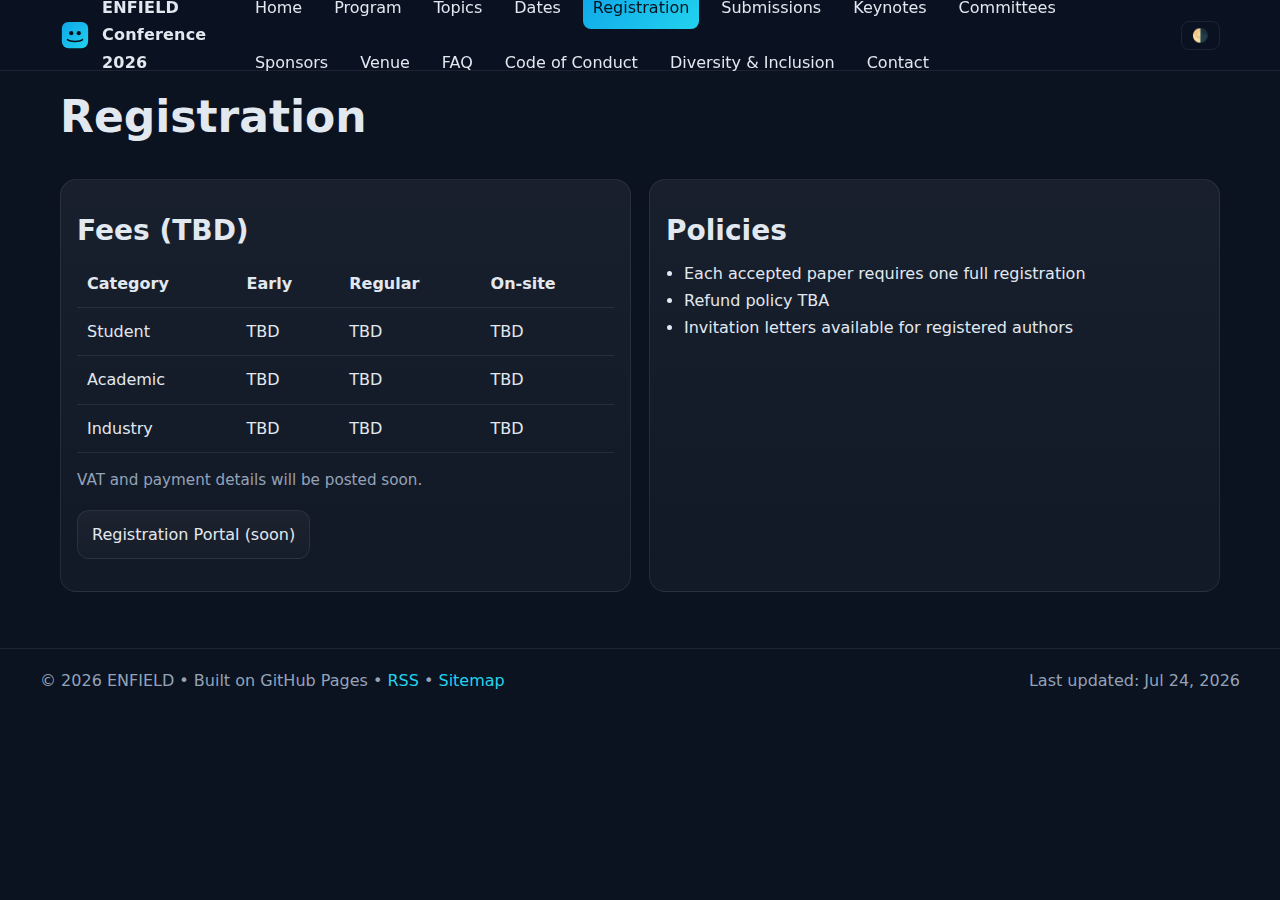
<file: registration.html>
<!DOCTYPE html>
<html lang="en" data-color-scheme="dark">
<head>
  <meta charset="utf-8" />
  <meta name="viewport" content="width=device-width, initial-scale=1" />
  <title>Registration — ENFIELD Conference 2026</title>
  <meta name="description" content="Fees and policies." />
  <link rel="canonical" href="https://horizonenfield.github.io/conference2026/registration.html" />
  <meta name="theme-color" content="#0ea5e9" />
  <meta name="robots" content="index,follow" />
  <meta property="og:title" content="Registration — ENFIELD Conference 2026" />
  <meta property="og:description" content="Fees and policies." />
  <meta property="og:type" content="website" />
  <meta property="og:url" content="https://horizonenfield.github.io/conference2026/registration.html" />
  <meta property="og:image" content="https://horizonenfield.github.io/conference2026/assets/og.png" />
  <meta name="twitter:card" content="summary_large_image" />
  <link rel="icon" href="assets/favicon.svg" type="image/svg+xml" />
  <link rel="stylesheet" href="assets/style.css" />
  <script defer src="assets/script.js"></script>
  <script type="application/ld+json">{"@context": "https://schema.org", "@type": "ConferenceEvent", "name": "ENFIELD Conference 2026", "startDate": "2026-07-01", "endDate": "2026-07-31", "eventAttendanceMode": "https://schema.org/OfflineEventAttendanceMode", "eventStatus": "https://schema.org/EventScheduled", "location": {"@type": "Place", "name": "TBD City, TBD Country", "address": {"@type": "PostalAddress", "addressLocality": "TBD City", "addressCountry": "TBD Country"}}, "organizer": {"@type": "Organization", "name": "ENFIELD"}, "description": "Fees and policies.", "url": "https://horizonenfield.github.io/conference2026/"}</script>
</head>
<body>
<a class="skip-link" href="#main">Skip to main content</a>
<header class="header" role="banner">
  <div class="wrap header__inner">
    <a class="brand" href="index.html" aria-label="ENFIELD Conference 2026 home">
      <img src="assets/logo.svg" alt="" class="brand__logo" />
      <span class="brand__text">ENFIELD Conference 2026</span>
    </a>
    <nav class="nav" aria-label="Primary">
      <button class="nav__toggle" aria-expanded="false" aria-controls="navMenu">Menu</button>
      <ul id="navMenu" class="nav__menu">
        <li><a data-nav href="index.html">Home</a></li>
        <li><a data-nav href="program.html">Program</a></li>
        <li><a data-nav href="topics.html">Topics</a></li>
        <li><a data-nav href="dates.html">Dates</a></li>
        <li><a data-nav href="registration.html">Registration</a></li>
        <li><a data-nav href="submissions.html">Submissions</a></li>
        <li><a data-nav href="keynotes.html">Keynotes</a></li>
        <li><a data-nav href="committees.html">Committees</a></li>
        <li><a data-nav href="sponsors.html">Sponsors</a></li>
        <li><a data-nav href="venue.html">Venue</a></li>
        <li><a data-nav href="faq.html">FAQ</a></li>
        <li><a data-nav href="conduct.html">Code of Conduct</a></li>
        <li><a data-nav href="diversity.html">Diversity & Inclusion</a></li>
        <li><a data-nav href="contact.html">Contact</a></li>
      </ul>
    </nav>
    <button class="theme" id="themeToggle" aria-label="Toggle theme">🌗</button>
  </div>
</header>
<main id="main" class="main" tabindex="-1">

<section class="wrap">
  <h1>Registration</h1>
  <div class="grid grid--2">
    <article class="card">
      <h2>Fees (TBD)</h2>
      <table class="table" aria-describedby="fees-note">
        <thead>
          <tr><th>Category</th><th>Early</th><th>Regular</th><th>On-site</th></tr>
        </thead>
        <tbody>
          <tr><td>Student</td><td>TBD</td><td>TBD</td><td>TBD</td></tr>
          <tr><td>Academic</td><td>TBD</td><td>TBD</td><td>TBD</td></tr>
          <tr><td>Industry</td><td>TBD</td><td>TBD</td><td>TBD</td></tr>
        </tbody>
      </table>
      <p id="fees-note" class="note">VAT and payment details will be posted soon.</p>
      <p><a class="btn" href="#" target="_blank" rel="noopener">Registration Portal (soon)</a></p>
    </article>
    <article class="card">
      <h2>Policies</h2>
      <ul class="list">
        <li>Each accepted paper requires one full registration</li>
        <li>Refund policy TBA</li>
        <li>Invitation letters available for registered authors</li>
      </ul>
    </article>
  </div>
</section>
</main>
<footer class="footer" role="contentinfo">
  <div class="wrap footer__inner">
    <div>© 2026 ENFIELD • Built on GitHub Pages • <a href="feed.xml">RSS</a> • <a href="sitemap.xml">Sitemap</a></div>
    <div>Last updated: <span id="lastUpdated"></span></div>
  </div>
</footer>
</body>
</html>
</file>
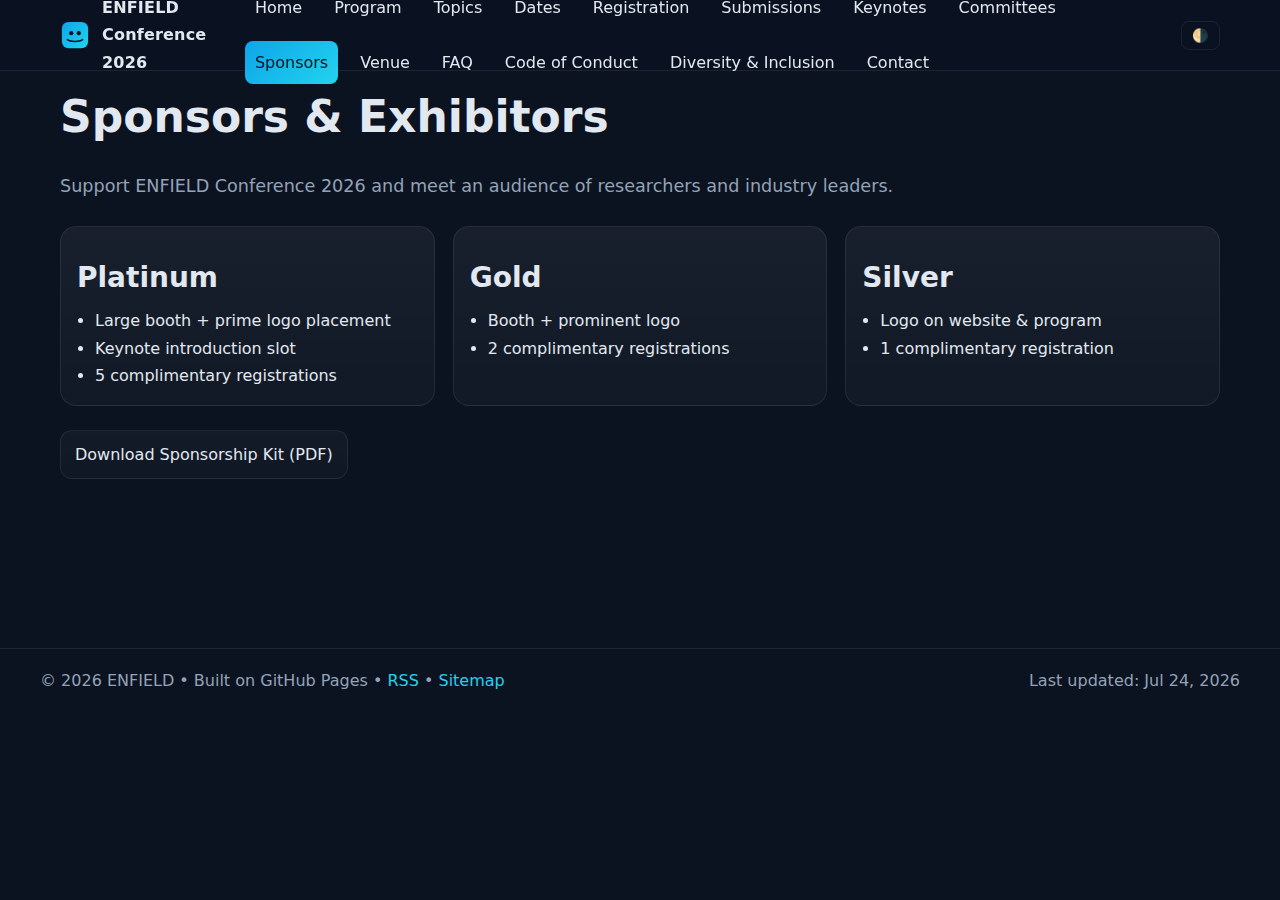
<file: sponsors.html>
<!DOCTYPE html>
<html lang="en" data-color-scheme="dark">
<head>
  <meta charset="utf-8" />
  <meta name="viewport" content="width=device-width, initial-scale=1" />
  <title>Sponsors — ENFIELD Conference 2026</title>
  <meta name="description" content="Sponsor tiers and exhibitor info." />
  <link rel="canonical" href="https://horizonenfield.github.io/conference2026/sponsors.html" />
  <meta name="theme-color" content="#0ea5e9" />
  <meta name="robots" content="index,follow" />
  <meta property="og:title" content="Sponsors — ENFIELD Conference 2026" />
  <meta property="og:description" content="Sponsor tiers and exhibitor info." />
  <meta property="og:type" content="website" />
  <meta property="og:url" content="https://horizonenfield.github.io/conference2026/sponsors.html" />
  <meta property="og:image" content="https://horizonenfield.github.io/conference2026/assets/og.png" />
  <meta name="twitter:card" content="summary_large_image" />
  <link rel="icon" href="assets/favicon.svg" type="image/svg+xml" />
  <link rel="stylesheet" href="assets/style.css" />
  <script defer src="assets/script.js"></script>
  <script type="application/ld+json">{"@context": "https://schema.org", "@type": "ConferenceEvent", "name": "ENFIELD Conference 2026", "startDate": "2026-07-01", "endDate": "2026-07-31", "eventAttendanceMode": "https://schema.org/OfflineEventAttendanceMode", "eventStatus": "https://schema.org/EventScheduled", "location": {"@type": "Place", "name": "TBD City, TBD Country", "address": {"@type": "PostalAddress", "addressLocality": "TBD City", "addressCountry": "TBD Country"}}, "organizer": {"@type": "Organization", "name": "ENFIELD"}, "description": "Sponsor tiers and exhibitor info.", "url": "https://horizonenfield.github.io/conference2026/"}</script>
</head>
<body>
<a class="skip-link" href="#main">Skip to main content</a>
<header class="header" role="banner">
  <div class="wrap header__inner">
    <a class="brand" href="index.html" aria-label="ENFIELD Conference 2026 home">
      <img src="assets/logo.svg" alt="" class="brand__logo" />
      <span class="brand__text">ENFIELD Conference 2026</span>
    </a>
    <nav class="nav" aria-label="Primary">
      <button class="nav__toggle" aria-expanded="false" aria-controls="navMenu">Menu</button>
      <ul id="navMenu" class="nav__menu">
        <li><a data-nav href="index.html">Home</a></li>
        <li><a data-nav href="program.html">Program</a></li>
        <li><a data-nav href="topics.html">Topics</a></li>
        <li><a data-nav href="dates.html">Dates</a></li>
        <li><a data-nav href="registration.html">Registration</a></li>
        <li><a data-nav href="submissions.html">Submissions</a></li>
        <li><a data-nav href="keynotes.html">Keynotes</a></li>
        <li><a data-nav href="committees.html">Committees</a></li>
        <li><a data-nav href="sponsors.html">Sponsors</a></li>
        <li><a data-nav href="venue.html">Venue</a></li>
        <li><a data-nav href="faq.html">FAQ</a></li>
        <li><a data-nav href="conduct.html">Code of Conduct</a></li>
        <li><a data-nav href="diversity.html">Diversity & Inclusion</a></li>
        <li><a data-nav href="contact.html">Contact</a></li>
      </ul>
    </nav>
    <button class="theme" id="themeToggle" aria-label="Toggle theme">🌗</button>
  </div>
</header>
<main id="main" class="main" tabindex="-1">

<section class="wrap">
  <h1>Sponsors &amp; Exhibitors</h1>
  <p class="subtitle">Support ENFIELD Conference 2026 and meet an audience of researchers and industry leaders.</p>
  <div class="grid grid--3">
    <article class="card">
      <h2>Platinum</h2>
      <ul class="list">
        <li>Large booth + prime logo placement</li>
        <li>Keynote introduction slot</li>
        <li>5 complimentary registrations</li>
      </ul>
    </article>
    <article class="card">
      <h2>Gold</h2>
      <ul class="list">
        <li>Booth + prominent logo</li>
        <li>2 complimentary registrations</li>
      </ul>
    </article>
    <article class="card">
      <h2>Silver</h2>
      <ul class="list">
        <li>Logo on website &amp; program</li>
        <li>1 complimentary registration</li>
      </ul>
    </article>
  </div>
  <p><a class="btn" href="assets/sponsorship_kit.pdf" target="_blank" rel="noopener">Download Sponsorship Kit (PDF)</a></p>
</section>
</main>
<footer class="footer" role="contentinfo">
  <div class="wrap footer__inner">
    <div>© 2026 ENFIELD • Built on GitHub Pages • <a href="feed.xml">RSS</a> • <a href="sitemap.xml">Sitemap</a></div>
    <div>Last updated: <span id="lastUpdated"></span></div>
  </div>
</footer>
</body>
</html>
</file>
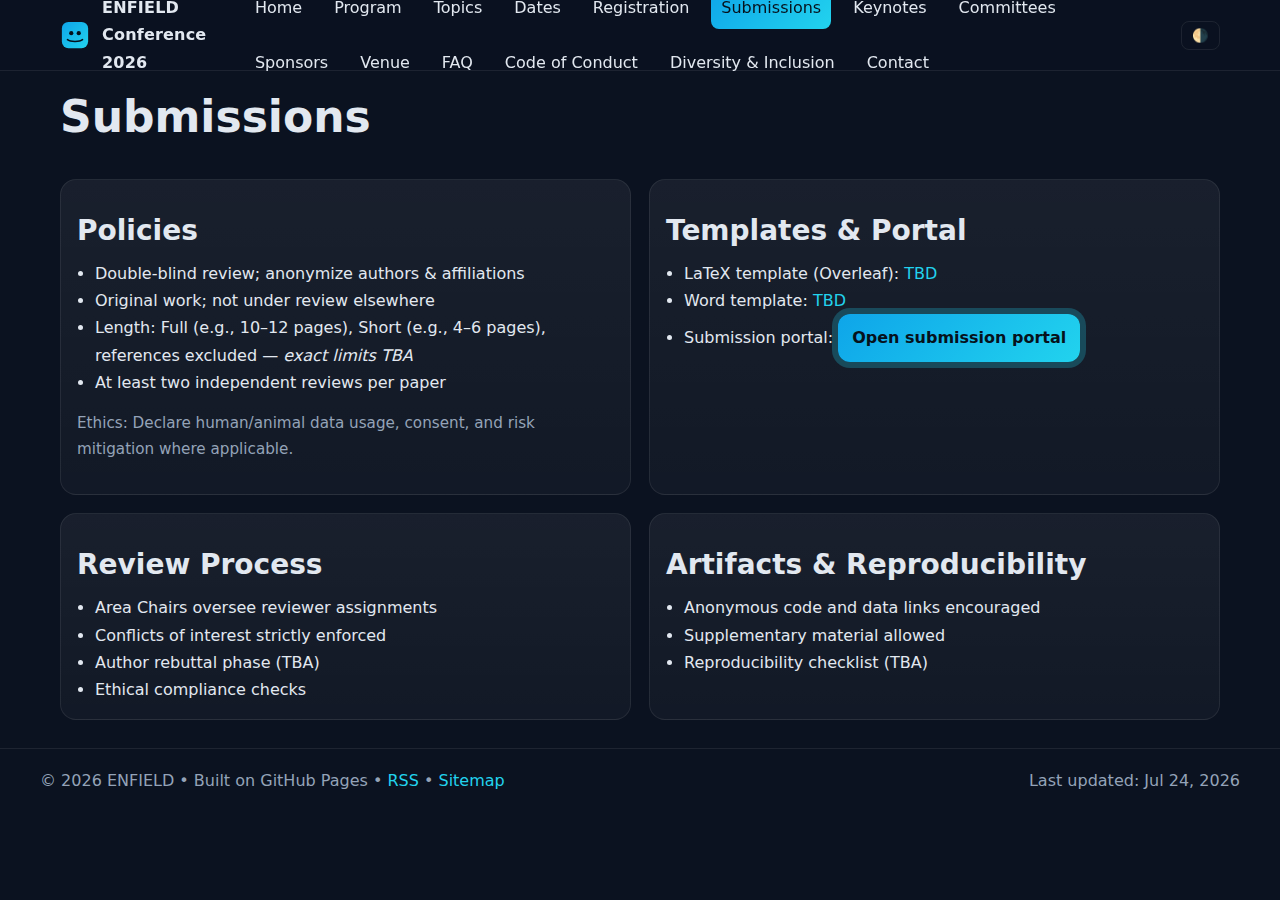
<file: submissions.html>
<!DOCTYPE html>
<html lang="en" data-color-scheme="dark">
<head>
  <meta charset="utf-8" />
  <meta name="viewport" content="width=device-width, initial-scale=1" />
  <title>Submissions — ENFIELD Conference 2026</title>
  <meta name="description" content="Submission guidelines, templates, and portal." />
  <link rel="canonical" href="https://horizonenfield.github.io/conference2026/submissions.html" />
  <meta name="theme-color" content="#0ea5e9" />
  <meta name="robots" content="index,follow" />
  <meta property="og:title" content="Submissions — ENFIELD Conference 2026" />
  <meta property="og:description" content="Submission guidelines, templates, and portal." />
  <meta property="og:type" content="website" />
  <meta property="og:url" content="https://horizonenfield.github.io/conference2026/submissions.html" />
  <meta property="og:image" content="https://horizonenfield.github.io/conference2026/assets/og.png" />
  <meta name="twitter:card" content="summary_large_image" />
  <link rel="icon" href="assets/favicon.svg" type="image/svg+xml" />
  <link rel="stylesheet" href="assets/style.css" />
  <script defer src="assets/script.js"></script>
  <script type="application/ld+json">{"@context": "https://schema.org", "@type": "ConferenceEvent", "name": "ENFIELD Conference 2026", "startDate": "2026-07-01", "endDate": "2026-07-31", "eventAttendanceMode": "https://schema.org/OfflineEventAttendanceMode", "eventStatus": "https://schema.org/EventScheduled", "location": {"@type": "Place", "name": "TBD City, TBD Country", "address": {"@type": "PostalAddress", "addressLocality": "TBD City", "addressCountry": "TBD Country"}}, "organizer": {"@type": "Organization", "name": "ENFIELD"}, "description": "Submission guidelines, templates, and portal.", "url": "https://horizonenfield.github.io/conference2026/"}</script>
</head>
<body>
<a class="skip-link" href="#main">Skip to main content</a>
<header class="header" role="banner">
  <div class="wrap header__inner">
    <a class="brand" href="index.html" aria-label="ENFIELD Conference 2026 home">
      <img src="assets/logo.svg" alt="" class="brand__logo" />
      <span class="brand__text">ENFIELD Conference 2026</span>
    </a>
    <nav class="nav" aria-label="Primary">
      <button class="nav__toggle" aria-expanded="false" aria-controls="navMenu">Menu</button>
      <ul id="navMenu" class="nav__menu">
        <li><a data-nav href="index.html">Home</a></li>
        <li><a data-nav href="program.html">Program</a></li>
        <li><a data-nav href="topics.html">Topics</a></li>
        <li><a data-nav href="dates.html">Dates</a></li>
        <li><a data-nav href="registration.html">Registration</a></li>
        <li><a data-nav href="submissions.html">Submissions</a></li>
        <li><a data-nav href="keynotes.html">Keynotes</a></li>
        <li><a data-nav href="committees.html">Committees</a></li>
        <li><a data-nav href="sponsors.html">Sponsors</a></li>
        <li><a data-nav href="venue.html">Venue</a></li>
        <li><a data-nav href="faq.html">FAQ</a></li>
        <li><a data-nav href="conduct.html">Code of Conduct</a></li>
        <li><a data-nav href="diversity.html">Diversity & Inclusion</a></li>
        <li><a data-nav href="contact.html">Contact</a></li>
      </ul>
    </nav>
    <button class="theme" id="themeToggle" aria-label="Toggle theme">🌗</button>
  </div>
</header>
<main id="main" class="main" tabindex="-1">

<section class="wrap">
  <h1>Submissions</h1>
  <div class="grid grid--2">
    <article class="card" id="policy">
      <h2>Policies</h2>
      <ul class="list">
        <li>Double-blind review; anonymize authors & affiliations</li>
        <li>Original work; not under review elsewhere</li>
        <li>Length: Full (e.g., 10–12 pages), Short (e.g., 4–6 pages), references excluded — <em>exact limits TBA</em></li>
        <li>At least two independent reviews per paper</li>
      </ul>
      <p class="note">Ethics: Declare human/animal data usage, consent, and risk mitigation where applicable.</p>
    </article>
    <article class="card" id="templates">
      <h2>Templates &amp; Portal</h2>
      <ul class="list">
        <li>LaTeX template (Overleaf): <a href="#" target="_blank" rel="noopener">TBD</a></li>
        <li>Word template: <a href="#" target="_blank" rel="noopener">TBD</a></li>
        <li>Submission portal: <a class="btn btn--primary" href="#" target="_blank" rel="noopener">Open submission portal</a></li>
      </ul>
    </article>
    <article class="card" id="review">
      <h2>Review Process</h2>
      <ul class="list">
        <li>Area Chairs oversee reviewer assignments</li>
        <li>Conflicts of interest strictly enforced</li>
        <li>Author rebuttal phase (TBA)</li>
        <li>Ethical compliance checks</li>
      </ul>
    </article>
    <article class="card" id="artifacts">
      <h2>Artifacts &amp; Reproducibility</h2>
      <ul class="list">
        <li>Anonymous code and data links encouraged</li>
        <li>Supplementary material allowed</li>
        <li>Reproducibility checklist (TBA)</li>
      </ul>
    </article>
  </div>
</section>
</main>
<footer class="footer" role="contentinfo">
  <div class="wrap footer__inner">
    <div>© 2026 ENFIELD • Built on GitHub Pages • <a href="feed.xml">RSS</a> • <a href="sitemap.xml">Sitemap</a></div>
    <div>Last updated: <span id="lastUpdated"></span></div>
  </div>
</footer>
</body>
</html>
</file>
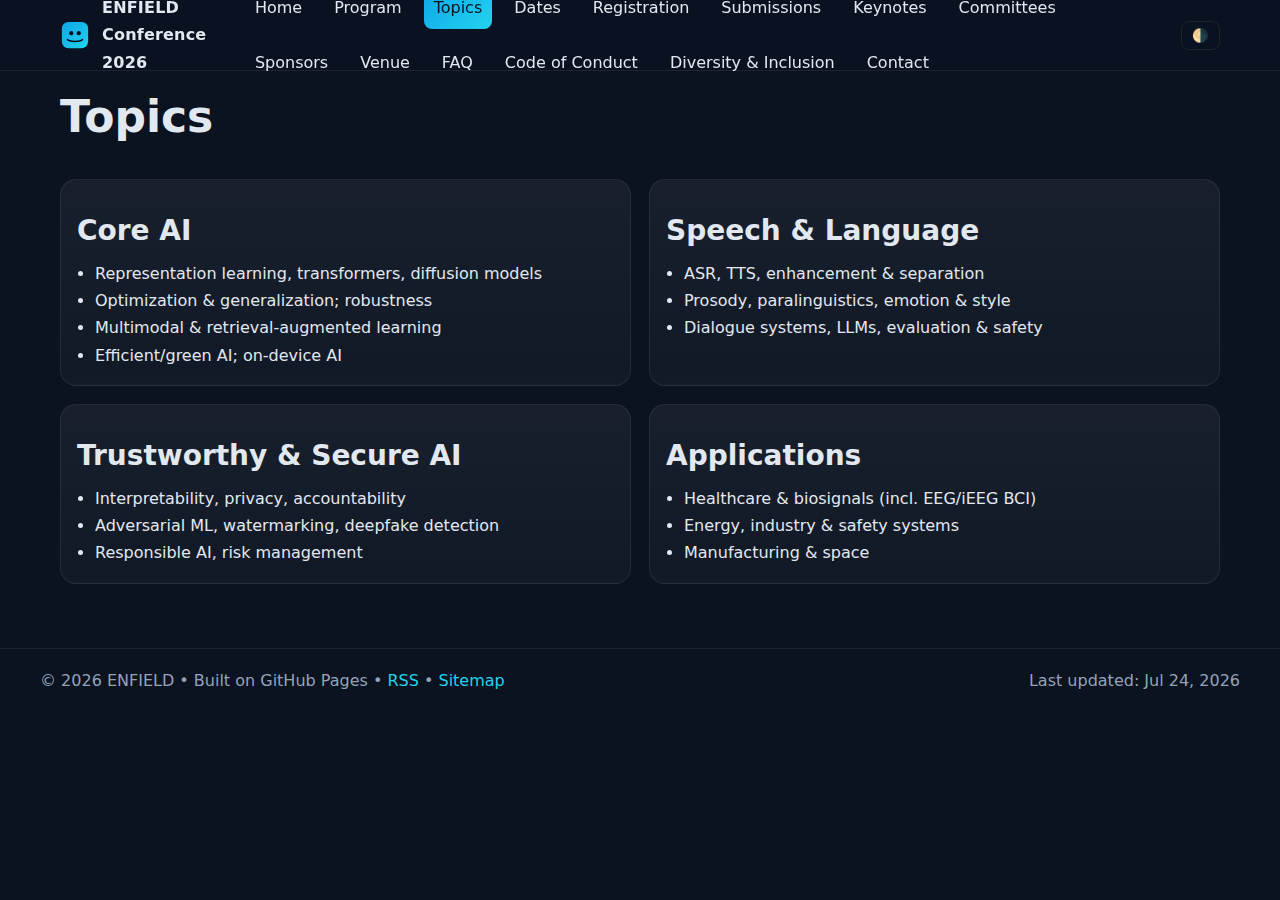
<file: topics.html>
<!DOCTYPE html>
<html lang="en" data-color-scheme="dark">
<head>
  <meta charset="utf-8" />
  <meta name="viewport" content="width=device-width, initial-scale=1" />
  <title>Topics — ENFIELD Conference 2026</title>
  <meta name="description" content="List of topics of interest." />
  <link rel="canonical" href="https://horizonenfield.github.io/conference2026/topics.html" />
  <meta name="theme-color" content="#0ea5e9" />
  <meta name="robots" content="index,follow" />
  <meta property="og:title" content="Topics — ENFIELD Conference 2026" />
  <meta property="og:description" content="List of topics of interest." />
  <meta property="og:type" content="website" />
  <meta property="og:url" content="https://horizonenfield.github.io/conference2026/topics.html" />
  <meta property="og:image" content="https://horizonenfield.github.io/conference2026/assets/og.png" />
  <meta name="twitter:card" content="summary_large_image" />
  <link rel="icon" href="assets/favicon.svg" type="image/svg+xml" />
  <link rel="stylesheet" href="assets/style.css" />
  <script defer src="assets/script.js"></script>
  <script type="application/ld+json">{"@context": "https://schema.org", "@type": "ConferenceEvent", "name": "ENFIELD Conference 2026", "startDate": "2026-07-01", "endDate": "2026-07-31", "eventAttendanceMode": "https://schema.org/OfflineEventAttendanceMode", "eventStatus": "https://schema.org/EventScheduled", "location": {"@type": "Place", "name": "TBD City, TBD Country", "address": {"@type": "PostalAddress", "addressLocality": "TBD City", "addressCountry": "TBD Country"}}, "organizer": {"@type": "Organization", "name": "ENFIELD"}, "description": "List of topics of interest.", "url": "https://horizonenfield.github.io/conference2026/"}</script>
</head>
<body>
<a class="skip-link" href="#main">Skip to main content</a>
<header class="header" role="banner">
  <div class="wrap header__inner">
    <a class="brand" href="index.html" aria-label="ENFIELD Conference 2026 home">
      <img src="assets/logo.svg" alt="" class="brand__logo" />
      <span class="brand__text">ENFIELD Conference 2026</span>
    </a>
    <nav class="nav" aria-label="Primary">
      <button class="nav__toggle" aria-expanded="false" aria-controls="navMenu">Menu</button>
      <ul id="navMenu" class="nav__menu">
        <li><a data-nav href="index.html">Home</a></li>
        <li><a data-nav href="program.html">Program</a></li>
        <li><a data-nav href="topics.html">Topics</a></li>
        <li><a data-nav href="dates.html">Dates</a></li>
        <li><a data-nav href="registration.html">Registration</a></li>
        <li><a data-nav href="submissions.html">Submissions</a></li>
        <li><a data-nav href="keynotes.html">Keynotes</a></li>
        <li><a data-nav href="committees.html">Committees</a></li>
        <li><a data-nav href="sponsors.html">Sponsors</a></li>
        <li><a data-nav href="venue.html">Venue</a></li>
        <li><a data-nav href="faq.html">FAQ</a></li>
        <li><a data-nav href="conduct.html">Code of Conduct</a></li>
        <li><a data-nav href="diversity.html">Diversity & Inclusion</a></li>
        <li><a data-nav href="contact.html">Contact</a></li>
      </ul>
    </nav>
    <button class="theme" id="themeToggle" aria-label="Toggle theme">🌗</button>
  </div>
</header>
<main id="main" class="main" tabindex="-1">

<section class="wrap">
  <h1>Topics</h1>
  <div class="grid grid--2">
    <article class="card">
      <h2>Core AI</h2>
      <ul class="list">
        <li>Representation learning, transformers, diffusion models</li>
        <li>Optimization & generalization; robustness</li>
        <li>Multimodal & retrieval-augmented learning</li>
        <li>Efficient/green AI; on-device AI</li>
      </ul>
    </article>
    <article class="card">
      <h2>Speech &amp; Language</h2>
      <ul class="list">
        <li>ASR, TTS, enhancement & separation</li>
        <li>Prosody, paralinguistics, emotion & style</li>
        <li>Dialogue systems, LLMs, evaluation & safety</li>
      </ul>
    </article>
    <article class="card">
      <h2>Trustworthy &amp; Secure AI</h2>
      <ul class="list">
        <li>Interpretability, privacy, accountability</li>
        <li>Adversarial ML, watermarking, deepfake detection</li>
        <li>Responsible AI, risk management</li>
      </ul>
    </article>
    <article class="card">
      <h2>Applications</h2>
      <ul class="list">
        <li>Healthcare &amp; biosignals (incl. EEG/iEEG BCI)</li>
        <li>Energy, industry &amp; safety systems</li>
        <li>Manufacturing &amp; space</li>
      </ul>
    </article>
  </div>
</section>
</main>
<footer class="footer" role="contentinfo">
  <div class="wrap footer__inner">
    <div>© 2026 ENFIELD • Built on GitHub Pages • <a href="feed.xml">RSS</a> • <a href="sitemap.xml">Sitemap</a></div>
    <div>Last updated: <span id="lastUpdated"></span></div>
  </div>
</footer>
</body>
</html>
</file>
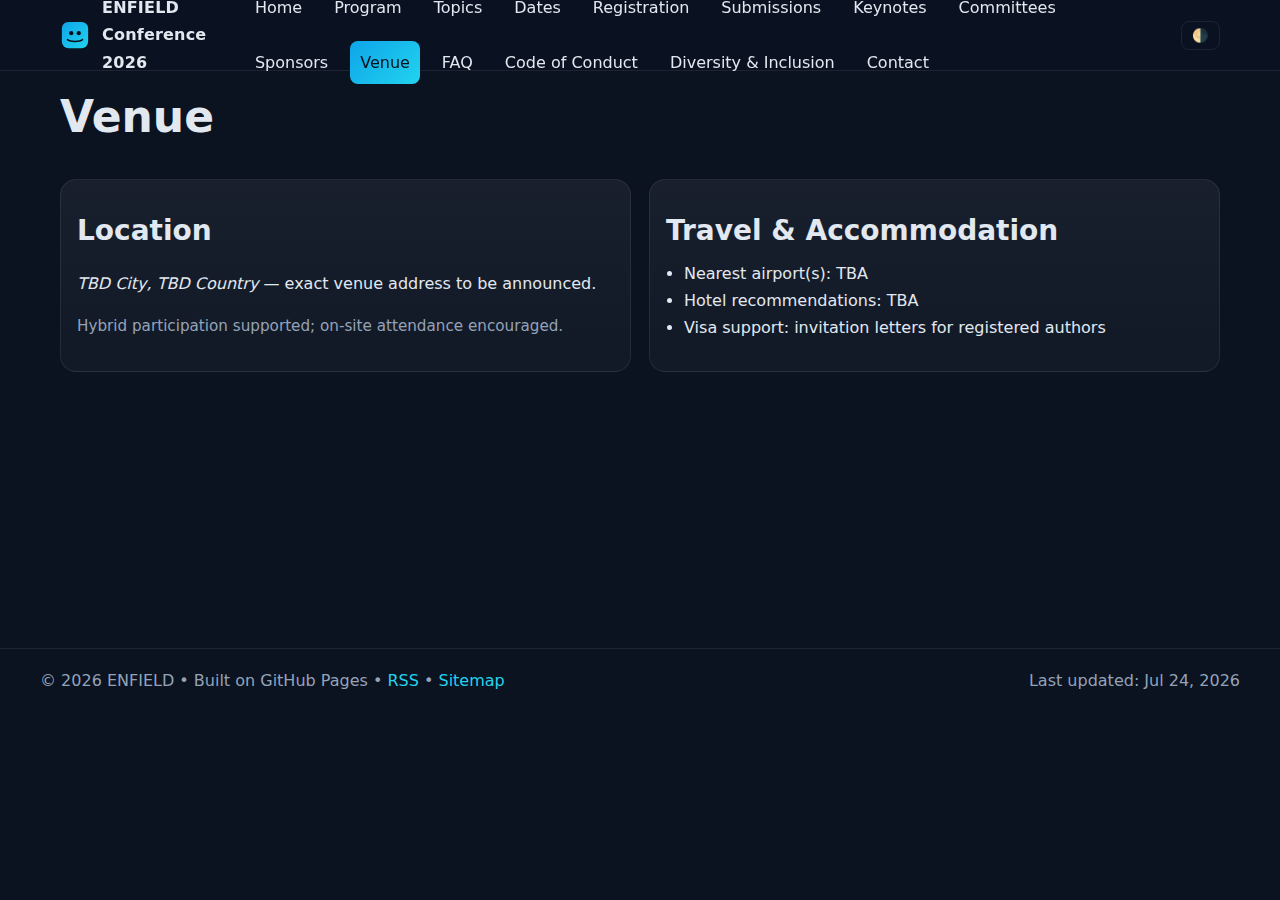
<file: venue.html>
<!DOCTYPE html>
<html lang="en" data-color-scheme="dark">
<head>
  <meta charset="utf-8" />
  <meta name="viewport" content="width=device-width, initial-scale=1" />
  <title>Venue — ENFIELD Conference 2026</title>
  <meta name="description" content="Location, travel, and accommodation." />
  <link rel="canonical" href="https://horizonenfield.github.io/conference2026/venue.html" />
  <meta name="theme-color" content="#0ea5e9" />
  <meta name="robots" content="index,follow" />
  <meta property="og:title" content="Venue — ENFIELD Conference 2026" />
  <meta property="og:description" content="Location, travel, and accommodation." />
  <meta property="og:type" content="website" />
  <meta property="og:url" content="https://horizonenfield.github.io/conference2026/venue.html" />
  <meta property="og:image" content="https://horizonenfield.github.io/conference2026/assets/og.png" />
  <meta name="twitter:card" content="summary_large_image" />
  <link rel="icon" href="assets/favicon.svg" type="image/svg+xml" />
  <link rel="stylesheet" href="assets/style.css" />
  <script defer src="assets/script.js"></script>
  <script type="application/ld+json">{"@context": "https://schema.org", "@type": "ConferenceEvent", "name": "ENFIELD Conference 2026", "startDate": "2026-07-01", "endDate": "2026-07-31", "eventAttendanceMode": "https://schema.org/OfflineEventAttendanceMode", "eventStatus": "https://schema.org/EventScheduled", "location": {"@type": "Place", "name": "TBD City, TBD Country", "address": {"@type": "PostalAddress", "addressLocality": "TBD City", "addressCountry": "TBD Country"}}, "organizer": {"@type": "Organization", "name": "ENFIELD"}, "description": "Location, travel, and accommodation.", "url": "https://horizonenfield.github.io/conference2026/"}</script>
</head>
<body>
<a class="skip-link" href="#main">Skip to main content</a>
<header class="header" role="banner">
  <div class="wrap header__inner">
    <a class="brand" href="index.html" aria-label="ENFIELD Conference 2026 home">
      <img src="assets/logo.svg" alt="" class="brand__logo" />
      <span class="brand__text">ENFIELD Conference 2026</span>
    </a>
    <nav class="nav" aria-label="Primary">
      <button class="nav__toggle" aria-expanded="false" aria-controls="navMenu">Menu</button>
      <ul id="navMenu" class="nav__menu">
        <li><a data-nav href="index.html">Home</a></li>
        <li><a data-nav href="program.html">Program</a></li>
        <li><a data-nav href="topics.html">Topics</a></li>
        <li><a data-nav href="dates.html">Dates</a></li>
        <li><a data-nav href="registration.html">Registration</a></li>
        <li><a data-nav href="submissions.html">Submissions</a></li>
        <li><a data-nav href="keynotes.html">Keynotes</a></li>
        <li><a data-nav href="committees.html">Committees</a></li>
        <li><a data-nav href="sponsors.html">Sponsors</a></li>
        <li><a data-nav href="venue.html">Venue</a></li>
        <li><a data-nav href="faq.html">FAQ</a></li>
        <li><a data-nav href="conduct.html">Code of Conduct</a></li>
        <li><a data-nav href="diversity.html">Diversity & Inclusion</a></li>
        <li><a data-nav href="contact.html">Contact</a></li>
      </ul>
    </nav>
    <button class="theme" id="themeToggle" aria-label="Toggle theme">🌗</button>
  </div>
</header>
<main id="main" class="main" tabindex="-1">

<section class="wrap">
  <h1>Venue</h1>
  <div class="grid grid--2">
    <article class="card">
      <h2>Location</h2>
      <p><em>TBD City, TBD Country</em> — exact venue address to be announced.</p>
      <p class="note">Hybrid participation supported; on-site attendance encouraged.</p>
    </article>
    <article class="card">
      <h2>Travel &amp; Accommodation</h2>
      <ul class="list">
        <li>Nearest airport(s): TBA</li>
        <li>Hotel recommendations: TBA</li>
        <li>Visa support: invitation letters for registered authors</li>
      </ul>
    </article>
  </div>
</section>
</main>
<footer class="footer" role="contentinfo">
  <div class="wrap footer__inner">
    <div>© 2026 ENFIELD • Built on GitHub Pages • <a href="feed.xml">RSS</a> • <a href="sitemap.xml">Sitemap</a></div>
    <div>Last updated: <span id="lastUpdated"></span></div>
  </div>
</footer>
</body>
</html>
</file>
<file: assets/style.css>
:root{
  --bg:#0b1220; --panel:#0f172a; --text:#e2e8f0; --muted:#94a3b8;
  --brand:#0ea5e9; --accent:#22d3ee; --line:rgba(255,255,255,.08);
  --radius:16px;
}
:root.light{
  --bg:#f7fafc; --panel:#ffffff; --text:#0b1220; --muted:#4a5568;
  --brand:#0ea5e9; --accent:#0ea5e9; --line:rgba(0,0,0,.08);
}
*{box-sizing:border-box}html,body{margin:0;background:var(--bg);color:var(--text);
  font:16px/1.7 ui-sans-serif,system-ui,-apple-system,"Segoe UI",Roboto,Arial}
a{color:var(--accent);text-decoration:none}a:hover{text-decoration:underline}
.skip-link{position:absolute;left:-9999px;top:auto;width:1px;height:1px;overflow:hidden}
.skip-link:focus{left:8px;top:8px;width:auto;height:auto;background:var(--panel);padding:8px;border-radius:8px}
.wrap{max-width:1200px;margin:0 auto;padding:0 20px}
.header{position:sticky;top:0;z-index:50;background:rgba(11,18,32,.75);backdrop-filter:blur(8px);border-bottom:1px solid var(--line)}
.header__inner{display:flex;align-items:center;gap:16px;justify-content:space-between;height:70px}
.brand{display:flex;align-items:center;gap:12px;font-weight:800;color:var(--text)}
.brand__logo{width:30px;height:30px}.brand__text{letter-spacing:.2px}
.nav__toggle{display:none;background:transparent;border:1px solid var(--line);border-radius:8px;color:var(--text);padding:6px 10px}
.nav__menu{display:flex;gap:12px;list-style:none;margin:0;padding:0;flex-wrap:wrap}
.nav__menu a{display:block;padding:8px 10px;border-radius:8px;color:var(--text)}
.nav__menu a.active{background:linear-gradient(135deg, var(--brand), var(--accent));color:#06121c}
.theme{background:transparent;border:1px solid var(--line);border-radius:8px;color:var(--text);padding:6px 10px}
@media (max-width: 980px){
  .nav__toggle{display:block}
  .nav__menu{display:none;position:absolute;right:20px;top:70px;background:var(--panel);border:1px solid var(--line);border-radius:var(--radius);padding:10px;width:min(360px,calc(100% - 40px));flex-direction:column}
  .nav__menu.open{display:flex}
}
.main{min-height:60vh}
.hero{padding:64px 0;background:
  radial-gradient(1200px 500px at 50% -80px, rgba(34,211,238,0.10), transparent 70%),
  radial-gradient(900px 400px at 80% 10%, rgba(14,165,233,0.12), transparent 60%)}
.hero--xl{padding:84px 0}.subtitle{color:var(--muted);font-size:1.1rem}
.pill{display:inline-block;padding:2px 8px;border:1px solid var(--line);border-radius:999px;color:var(--muted);font-size:.82rem}
.cta-row{display:flex;gap:10px;flex-wrap:wrap;margin-top:16px}
.btn{display:inline-block;padding:10px 14px;border-radius:12px;border:1px solid var(--line);background:linear-gradient(180deg, rgba(255,255,255,.04), rgba(255,255,255,.02));color:var(--text)}
.btn--primary{background:linear-gradient(135deg, var(--brand), var(--accent));color:#06121c;border:0;font-weight:700;box-shadow:0 0 0 6px rgba(34,211,238,.25)}
.btn--ghost{background:transparent}
.grid{display:grid;gap:18px;margin:24px 0}
.grid--2{grid-template-columns:1fr}
.grid--3{grid-template-columns:1fr}
@media (min-width:900px){.grid--2{grid-template-columns:1fr 1fr}.grid--3{grid-template-columns:repeat(3, 1fr)}}
.card{background:linear-gradient(180deg, rgba(255,255,255,.06), rgba(255,255,255,.03));border:1px solid var(--line);border-radius:var(--radius);padding:16px}
h1{font-size:clamp(28px,4.5vw,44px);margin:.2em 0}
h2{font-size:clamp(20px,3vw,28px);margin:.4em 0 .2em}
h3{font-size:19px;margin:.4em 0 .2em}
.list{margin:0;padding-left:18px}
.timeline{margin:0;padding-left:16px;border-left:2px solid var(--line)}.timeline li{margin:8px 0}
.note{color:var(--muted);font-size:.95rem}
.footer{border-top:1px solid var(--line);margin-top:28px}
.footer__inner{display:flex;justify-content:space-between;gap:16px;padding:18px 0 40px;color:var(--muted);flex-wrap:wrap}
.table{width:100%;border-collapse:collapse}.table th,.table td{border-bottom:1px solid var(--line);padding:10px;text-align:left}.table th{font-weight:700}
.badge{display:inline-block;padding:2px 8px;border:1px solid var(--line);border-radius:999px;color:var(--muted);font-size:.75rem}
.stack{display:flex;gap:10px;flex-wrap:wrap}
</file>
